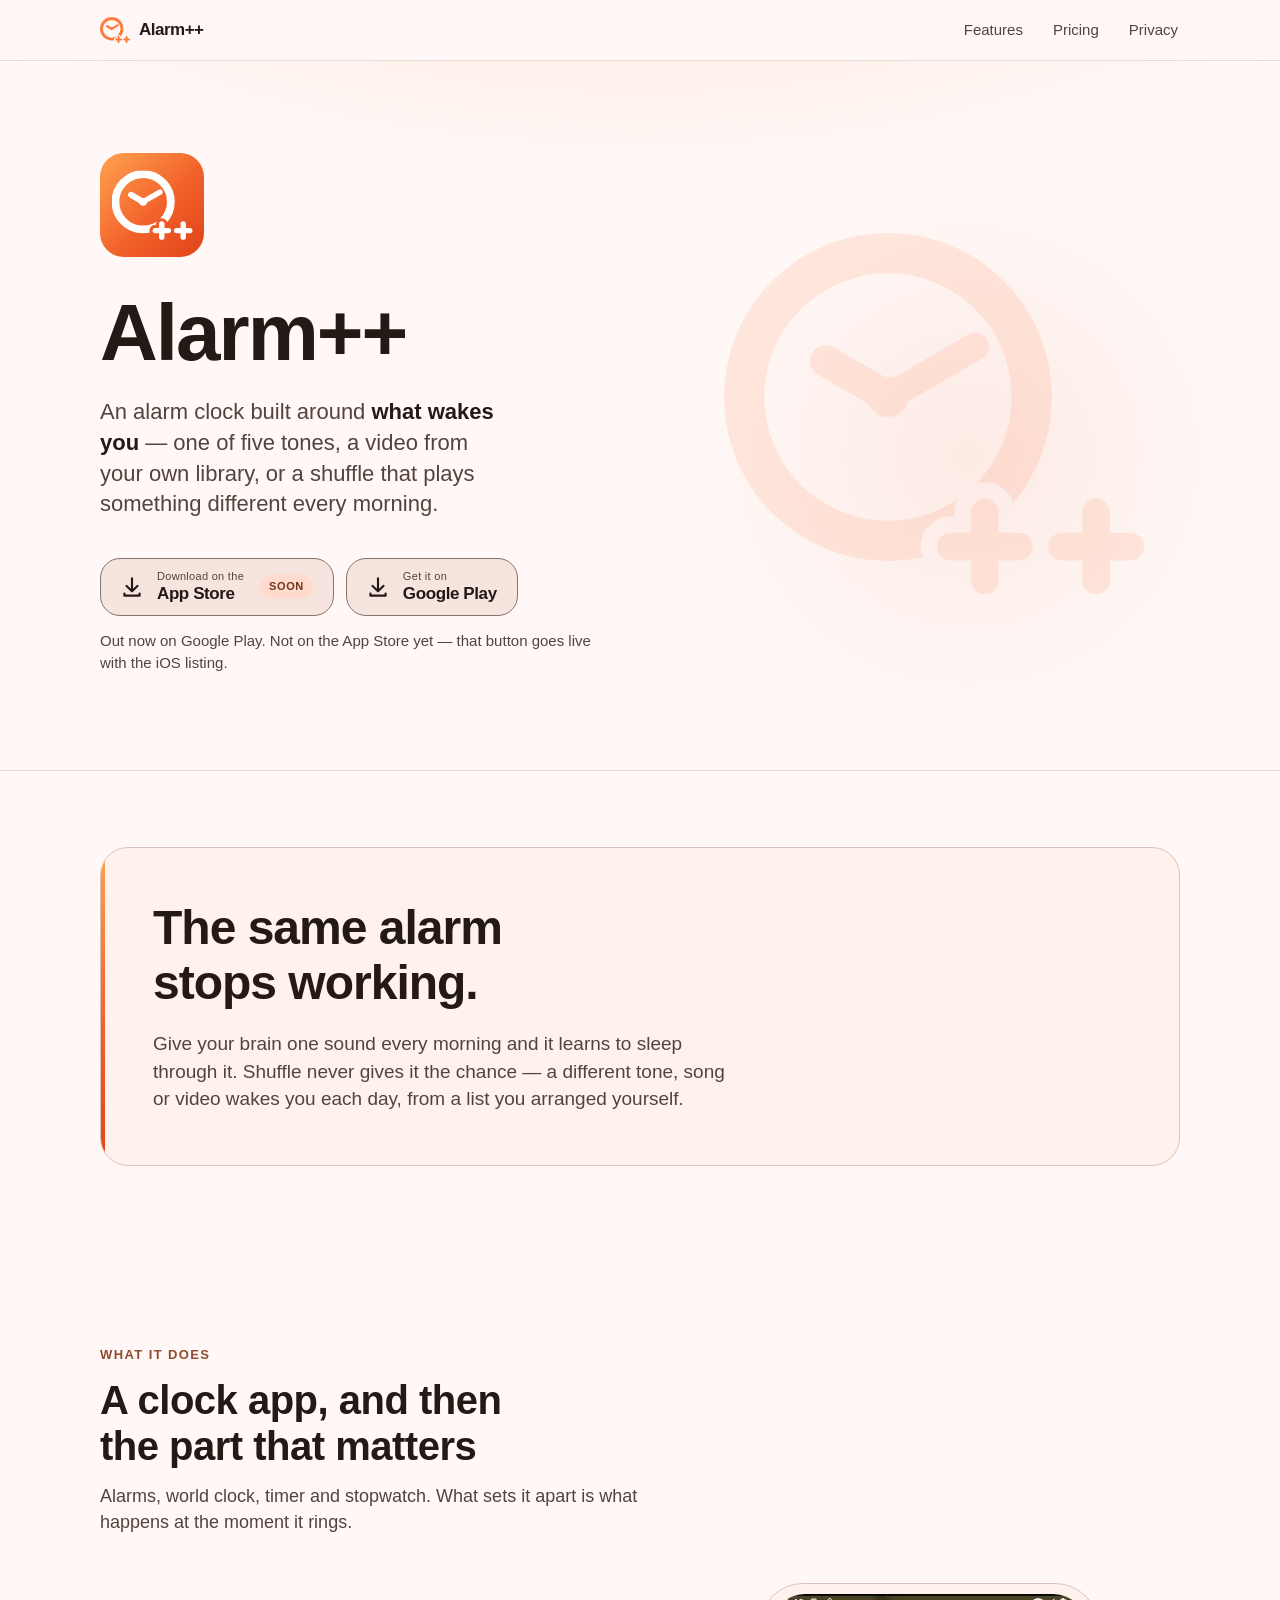
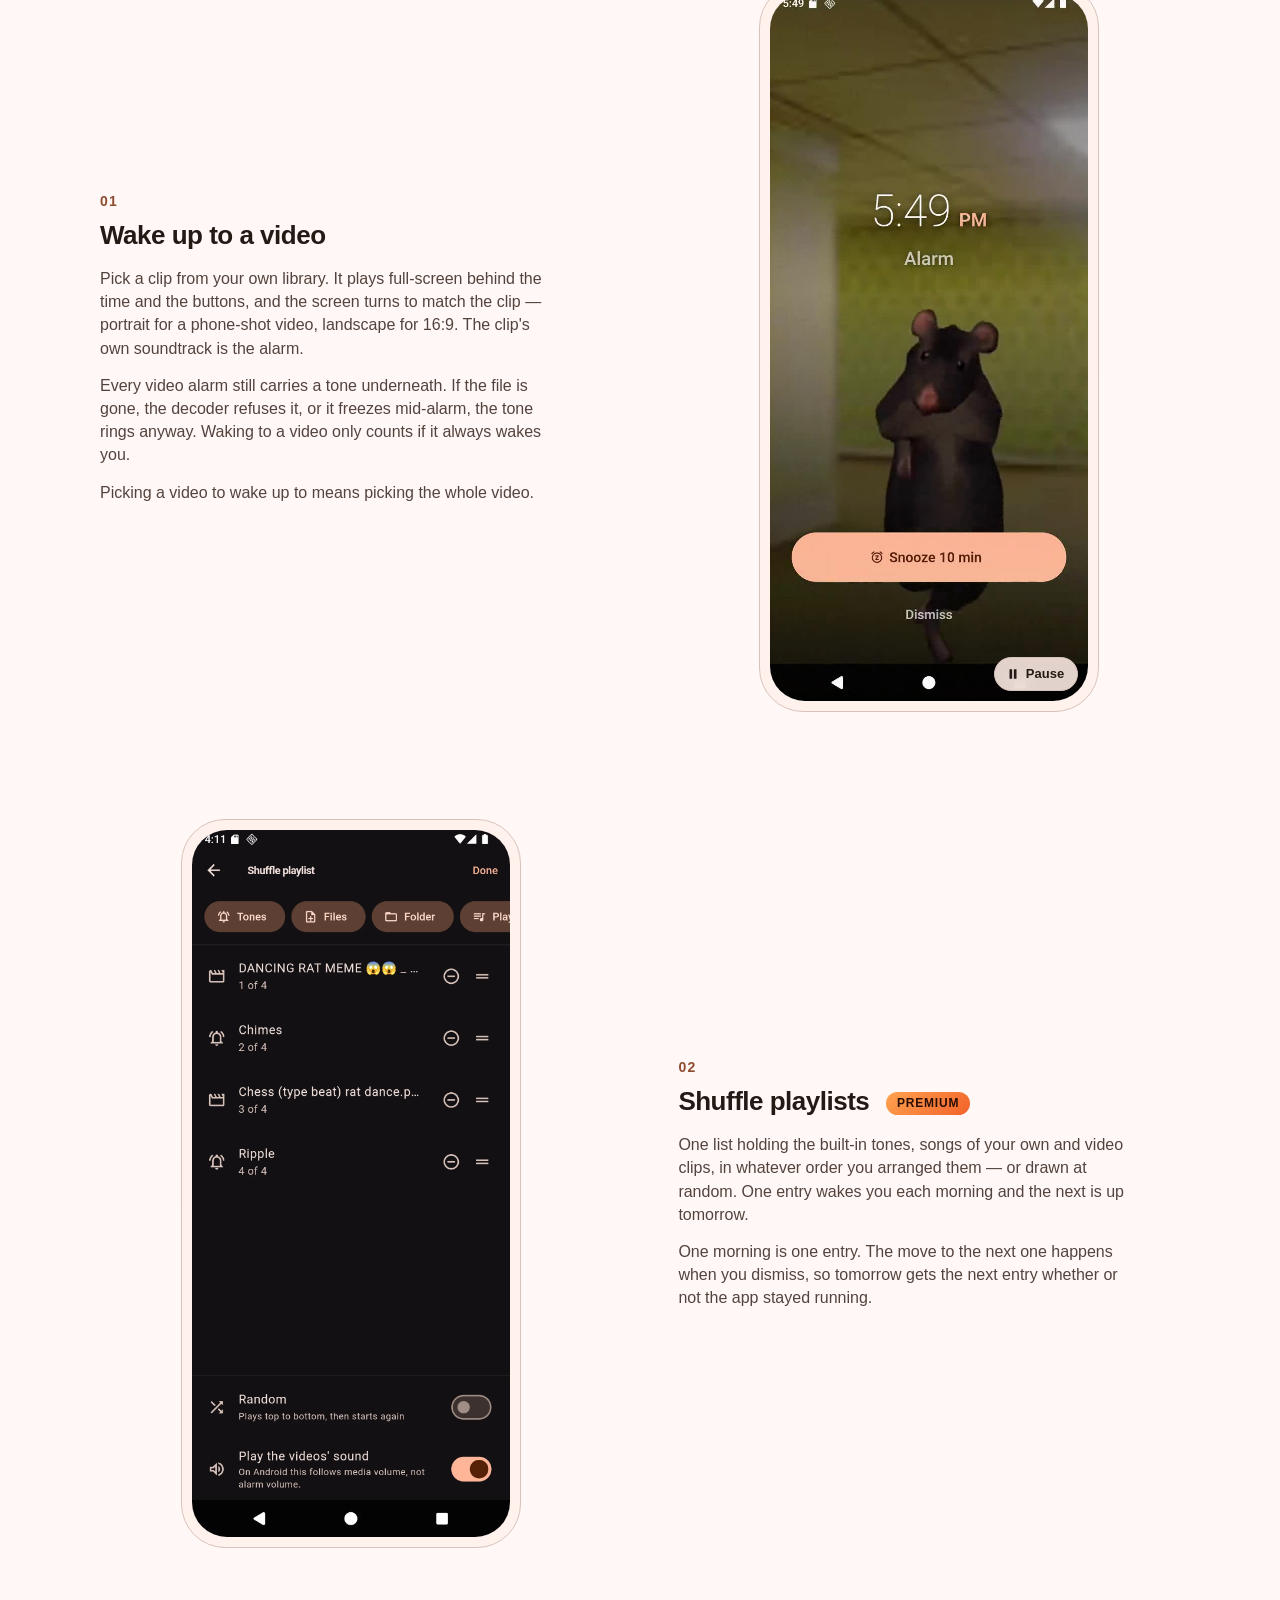
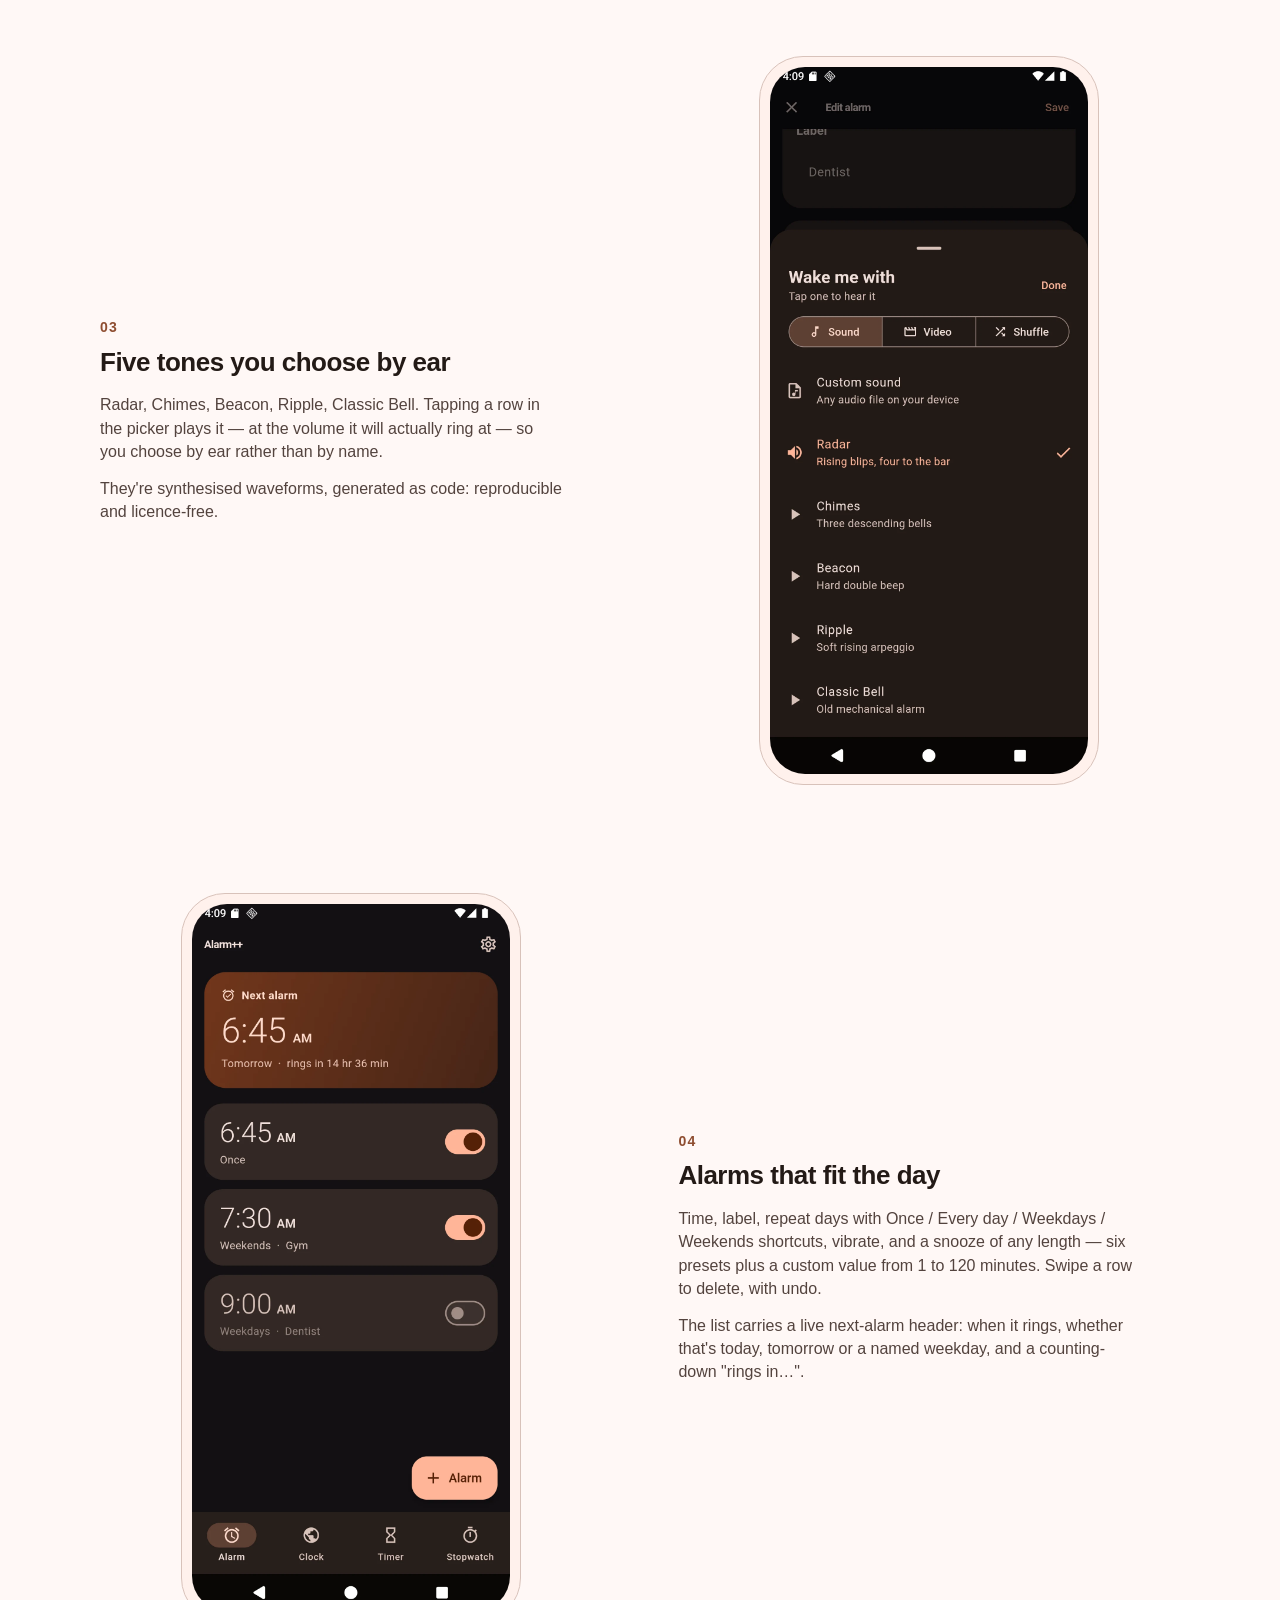
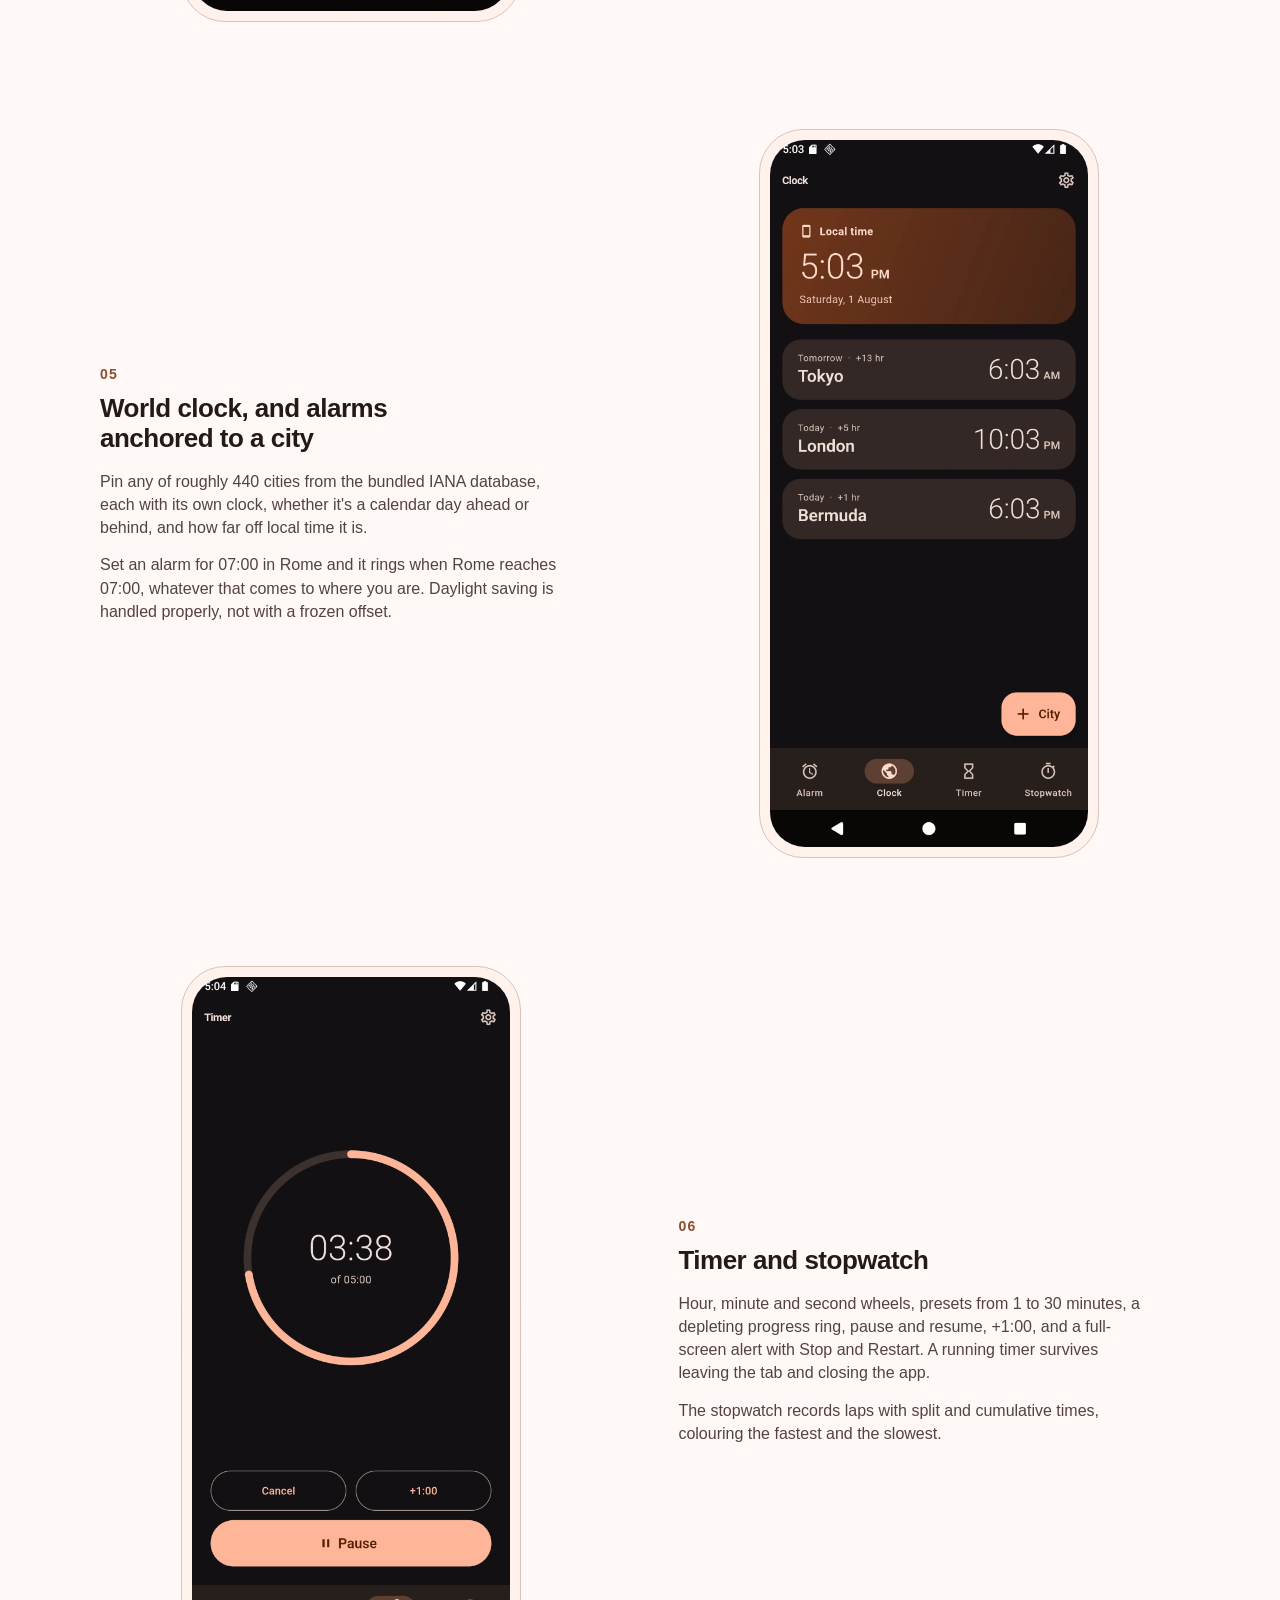
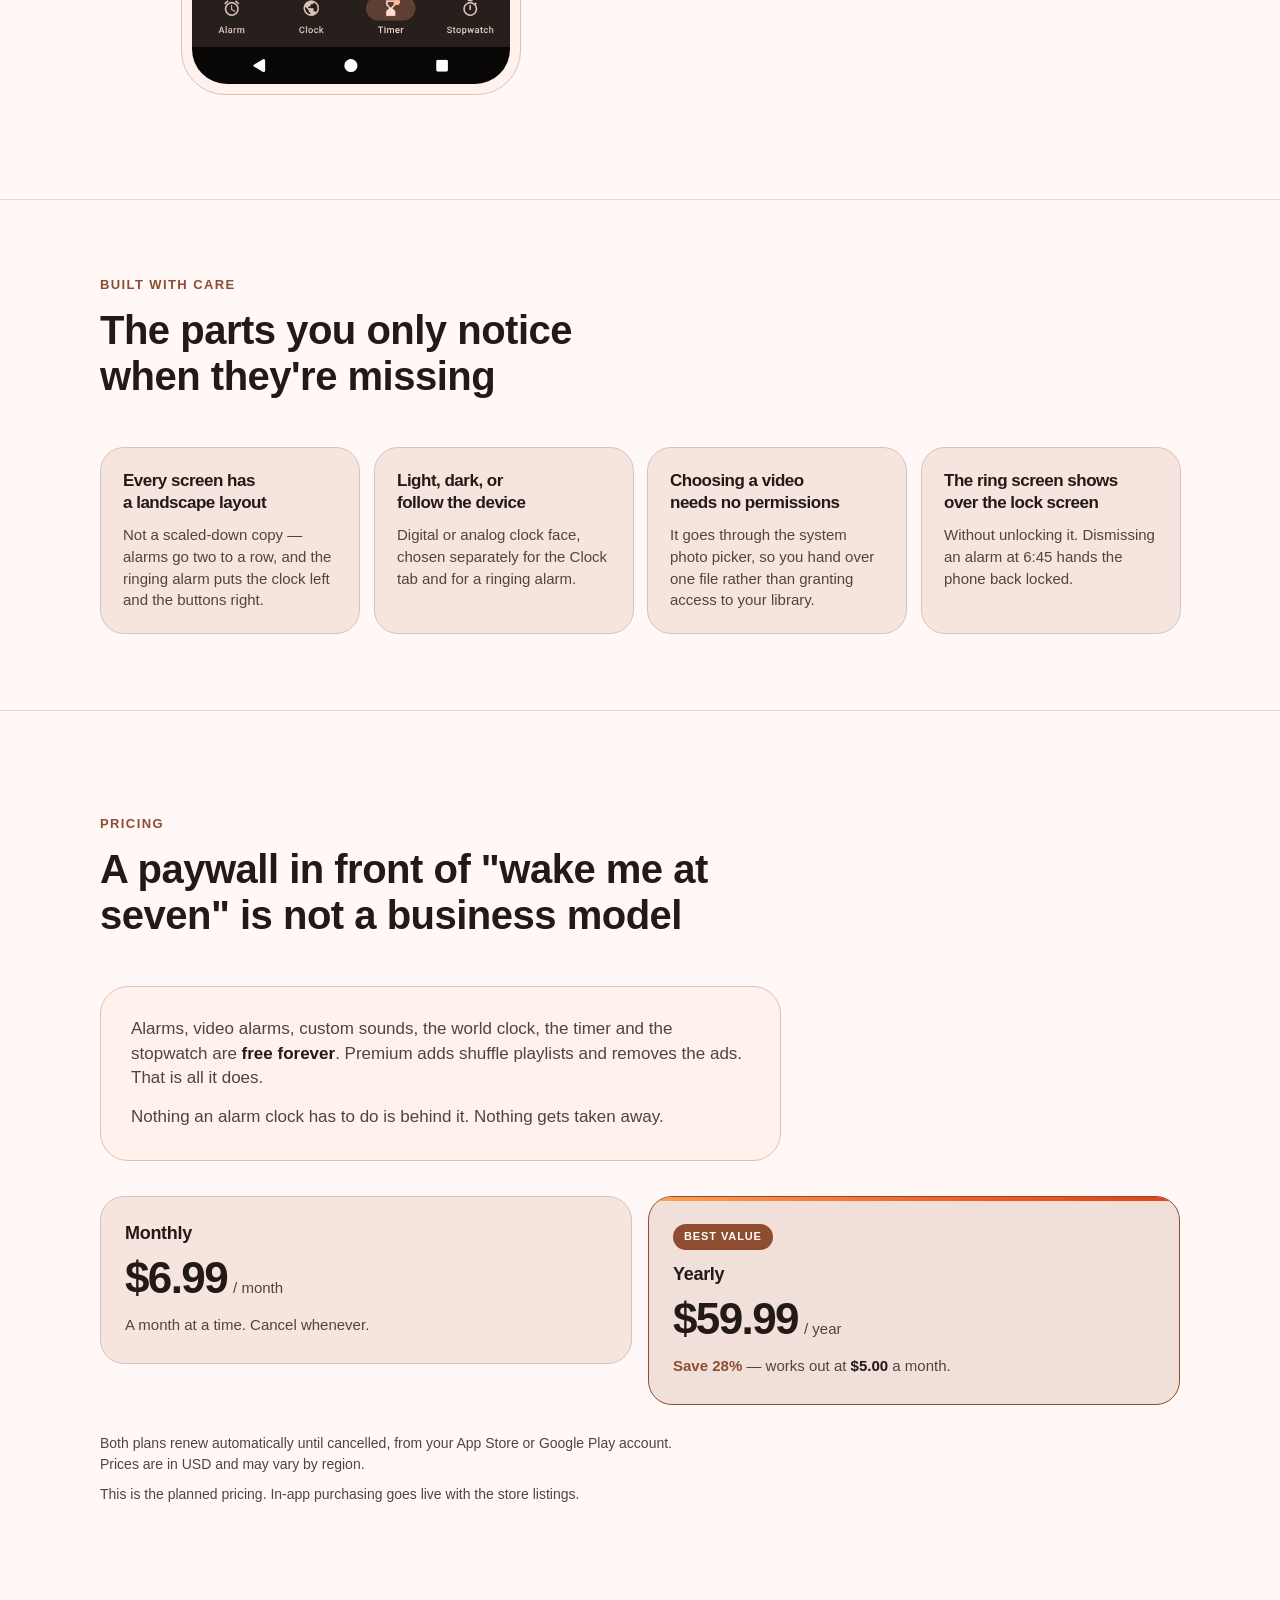
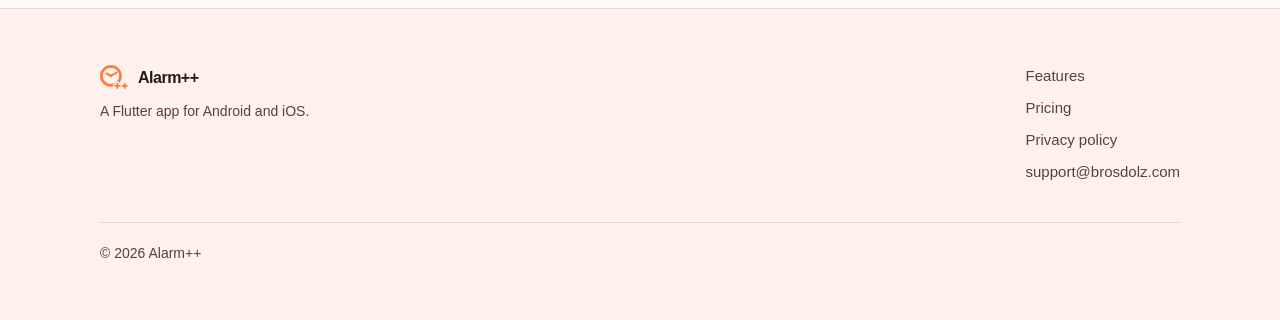
<file: index.html>
<!DOCTYPE html>
<html lang="en">
<head>
<meta charset="utf-8">
<script>if ('requestAnimationFrame' in window) document.documentElement.classList.add('js');</script>
<meta name="viewport" content="width=device-width, initial-scale=1">
<title>Alarm++ — the alarm clock built around what wakes you</title>
<meta name="description" content="An alarm clock for Android and iOS. Wake up to one of five tones, to a video from your own library, or to a shuffle playlist that plays something different every morning. World clock, timer and stopwatch included.">

<meta name="theme-color" content="#121013" media="(prefers-color-scheme: dark)">
<meta name="theme-color" content="#FFF8F6" media="(prefers-color-scheme: light)">

<!-- Replace this origin if the site moves to a custom domain. -->
<link rel="canonical" href="https://bros-dolz.github.io/alarm_plus_plus-website/">
<meta property="og:type" content="website">
<meta property="og:site_name" content="Alarm++">
<meta property="og:title" content="Alarm++ — the alarm clock built around what wakes you">
<meta property="og:description" content="Wake up to one of five tones, to a video from your own library, or to a shuffle playlist that plays something different every morning.">
<meta property="og:url" content="https://bros-dolz.github.io/alarm_plus_plus-website/">
<meta property="og:image" content="https://bros-dolz.github.io/alarm_plus_plus-website/assets/og-image.png">
<meta property="og:image:width" content="1200">
<meta property="og:image:height" content="630">
<meta property="og:image:alt" content="The Alarm++ app icon: a clock ring with hands at ten past ten and two plus signs.">
<meta name="twitter:card" content="summary_large_image">
<meta name="twitter:title" content="Alarm++ — the alarm clock built around what wakes you">
<meta name="twitter:description" content="Wake up to one of five tones, to a video from your own library, or to a shuffle playlist that plays something different every morning.">
<meta name="twitter:image" content="https://bros-dolz.github.io/alarm_plus_plus-website/assets/og-image.png">

<link rel="icon" href="favicon.ico" sizes="32x32">
<link rel="icon" href="assets/icon.svg" type="image/svg+xml">
<link rel="apple-touch-icon" href="assets/apple-touch-icon.png">
<link rel="manifest" href="site.webmanifest">
<link rel="stylesheet" href="styles.css">
</head>
<body>

<a class="skip-link" href="#main">Skip to content</a>

<!-- The app mark, recreated from assets/app_icon.png: a clock ring with hands
     at 10:10 and two plus signs, the ring notched back around them. -->
<svg class="sprite" aria-hidden="true" focusable="false" xmlns="http://www.w3.org/2000/svg">
  <symbol id="logo" viewBox="88 88 876 754">
    <mask id="logo-notch" maskUnits="userSpaceOnUse" x="88" y="88" width="876" height="754">
      <rect x="88" y="88" width="876" height="754" fill="#fff"/>
      <path d="M561 742h142M632 671v142M793 742h142M864 671v142" stroke="#000" stroke-width="126" stroke-linecap="round" fill="none"/>
    </mask>
    <g fill="none" stroke="currentColor" stroke-linecap="round">
      <circle cx="430" cy="430" r="300" stroke-width="84" mask="url(#logo-notch)"/>
      <path d="M430 430 300.1 355" stroke-width="66"/>
      <path d="M430 430 611.87 325" stroke-width="58"/>
    </g>
    <circle cx="430" cy="430" r="42" fill="currentColor"/>
    <path d="M561 742h142M632 671v142M793 742h142M864 671v142" stroke="currentColor" stroke-width="58" stroke-linecap="round" fill="none"/>
  </symbol>
</svg>

<header class="nav">
  <div class="wrap nav__inner">
    <a class="brand" href="index.html" aria-label="Alarm++ home">
      <svg class="brand__mark" aria-hidden="true" focusable="false"><use href="#logo"/></svg>
      <span class="brand__wordmark">Alarm++</span>
    </a>
    <nav aria-label="Primary">
      <ul class="nav__links">
        <li><a href="#features">Features</a></li>
        <li><a href="#pricing">Pricing</a></li>
        <li><a href="privacy.html">Privacy</a></li>
      </ul>
    </nav>
  </div>
</header>

<main id="main">

  <!-- ===================== Hero ===================== -->
  <section class="hero">
    <div class="wrap hero__inner">
      <div>
      <img class="hero__icon" src="assets/icon.svg" width="104" height="104" alt="" aria-hidden="true">
      <h1>Alarm++</h1>
      <p class="hero__line">An alarm clock built around <b>what wakes you</b> — one of five tones, a video from your own library, or a shuffle that plays something different every morning.</p>

      <div class="stores">
        <!-- Google Play is live and is a real <a href>. The App Store button stays
             a <button aria-disabled> placeholder on purpose: there is nowhere to
             point yet, and an href="#" would jump the page to the top and reset the
             tab position. Swap it for an <a href="…"> carrying the official badge
             once the iOS listing exists. -->
        <button type="button" class="store" aria-disabled="true" aria-describedby="stores-note">
          <svg class="store__glyph" viewBox="0 0 24 24" aria-hidden="true" focusable="false"><path d="M12 3a1 1 0 0 1 1 1v9.59l3.3-3.3a1 1 0 1 1 1.4 1.42l-5 5a1 1 0 0 1-1.4 0l-5-5a1 1 0 1 1 1.4-1.42l3.3 3.3V4a1 1 0 0 1 1-1Zm-7 14a1 1 0 0 1 1 1v1h12v-1a1 1 0 1 1 2 0v2a1 1 0 0 1-1 1H5a1 1 0 0 1-1-1v-2a1 1 0 0 1 1-1Z"/></svg>
          <span class="store__text">
            <span class="store__kicker">Download on the</span>
            <span class="store__name">App Store</span>
          </span>
          <span class="store__soon">Soon</span>
        </button>
        <a class="store" href="https://play.google.com/store/apps/details?id=com.alarmplusplus.app" rel="noopener">
          <svg class="store__glyph" viewBox="0 0 24 24" aria-hidden="true" focusable="false"><path d="M12 3a1 1 0 0 1 1 1v9.59l3.3-3.3a1 1 0 1 1 1.4 1.42l-5 5a1 1 0 0 1-1.4 0l-5-5a1 1 0 1 1 1.4-1.42l3.3 3.3V4a1 1 0 0 1 1-1Zm-7 14a1 1 0 0 1 1 1v1h12v-1a1 1 0 1 1 2 0v2a1 1 0 0 1-1 1H5a1 1 0 0 1-1-1v-2a1 1 0 0 1 1-1Z"/></svg>
          <span class="store__text">
            <span class="store__kicker">Get it on</span>
            <span class="store__name">Google Play</span>
          </span>
        </a>
      </div>
      <p class="stores__note" id="stores-note">Out now on Google Play. Not on the App Store yet — that button goes live with the iOS listing.</p>
      </div>
      <!-- viewBox starts at 0,0, not at the symbol's 88,88. <use> already maps the
           symbol's own viewBox into a box at the origin, so repeating the offset
           here would shift the window off the artwork and clip its top-left. -->
      <svg class="hero__watermark" viewBox="0 0 876 754" aria-hidden="true" focusable="false"><use href="#logo"/></svg>
    </div>
  </section>

  <!-- ===================== The insight ===================== -->
  <section class="section section--tight insight" aria-labelledby="insight-h">
    <div class="wrap">
      <div class="insight__panel reveal">
        <blockquote>
          <h2 id="insight-h">The same alarm stops working.</h2>
          <p>Give your brain one sound every morning and it learns to sleep through it. Shuffle never gives it the chance — a different tone, song or video wakes you each day, from a list you arranged yourself.</p>
        </blockquote>
      </div>
    </div>
  </section>

  <!-- ===================== Features ===================== -->
  <section class="section" id="features" aria-labelledby="features-h">
    <div class="wrap">
      <div class="section__head">
        <span class="eyebrow">What it does</span>
        <h2 id="features-h">A clock app, and then the part that matters</h2>
        <p class="lede">Alarms, world clock, timer and stopwatch. What sets it apart is what happens at the moment it rings.</p>
      </div>

      <div class="features">

        <!-- 1 ------------------------------------------------------------ -->
        <article class="feature reveal">
          <div class="feature__text">
            <span class="feature__num">01</span>
            <h3>Wake up to a video</h3>
            <p class="feature__body">Pick a clip from your own library. It plays full-screen behind the time and the buttons, and the screen turns to match the clip — portrait for a phone-shot video, landscape for 16:9. The clip's own soundtrack is the alarm.</p>
            <p class="feature__body">Every video alarm still carries a tone underneath. If the file is gone, the decoder refuses it, or it freezes mid-alarm, the tone rings anyway. Waking to a video only counts if it always wakes you.</p>
            <p class="feature__body">Picking a video to wake up to means picking the whole video.</p>
          </div>
          <div class="feature__visual">
            <!-- A real recording of a video alarm ringing. Silent by design: the clip
                 carries no audio track at all, so nothing can autoplay past a muted
                 switch.

                 The description sits on the wrapper as role="img", not on the <video>:
                 ARIA in HTML allows no role on a video element, and aria-label on a
                 non-interactive one is misuse. This way the slot reads to assistive
                 tech exactly like the five stills beside it, while the pause button
                 stays outside the img role and so stays exposed.

                 autoplay is on the element rather than driven by script, so the clip
                 loops from page load even with scripting off. html-validate's
                 no-autoplay rule is disabled for this one element below, not in the
                 config: that rule guards WCAG 1.4.2 and 2.2.2, and both are met here
                 — there is no audio to control, and the button underneath stops the
                 loop. The script at the foot of the page adds that button and keeps
                 asking the clip to play until it does. -->
            <figure class="shot shot--video">
              <div class="shot__media" role="img"
                   aria-label="A video alarm ringing in Alarm++: a clip plays full-screen while 5:49 PM, the label Alarm, a Snooze 10 min button and Dismiss sit on top of it.">
                <!-- [html-validate-disable-next no-autoplay -- silent clip, no audio track, with a pause control] -->
                <video class="shot__video" id="video-alarm"
                       width="1080" height="2400"
                       poster="assets/screenshots/video-alarm-poster.jpg"
                       autoplay muted loop playsinline preload="auto" aria-hidden="true">
                  <source src="assets/screenshots/video-alarm.mp4" type="video/mp4">
                </video>
              </div>
              <button type="button" class="shot__toggle" data-video="video-alarm" hidden>
                <svg class="shot__toggle-icon" viewBox="0 0 24 24" aria-hidden="true" focusable="false"><path d="M6 4h4.5v16H6zM13.5 4H18v16h-4.5z"/></svg>
                <span class="shot__toggle-text">Pause</span>
              </button>
            </figure>
          </div>
        </article>

        <!-- 2 ------------------------------------------------------------ -->
        <article class="feature reveal">
          <div class="feature__text">
            <span class="feature__num">02</span>
            <h3>Shuffle playlists <span class="badge-premium">Premium</span></h3>
            <p class="feature__body">One list holding the built-in tones, songs of your own and video clips, in whatever order you arranged them — or drawn at random. One entry wakes you each morning and the next is up tomorrow.</p>
            <p class="feature__body">One morning is one entry. The move to the next one happens when you dismiss, so tomorrow gets the next entry whether or not the app stayed running.</p>
          </div>
          <div class="feature__visual">
            <figure class="shot">
              <picture>
                <source srcset="assets/screenshots/shuffle.webp" type="image/webp">
                <img src="assets/screenshots/shuffle.png" width="1080" height="2400"
                     loading="lazy" decoding="async"
                     alt="The shuffle playlist editor: source chips for Tones, Files, Folder and Playlist, then four entries numbered 1 to 4 — two videos and two tones — each with a drag handle, plus toggles for Random and for playing the videos' own sound.">
              </picture>
            </figure>
          </div>
        </article>

        <!-- 3 ------------------------------------------------------------ -->
        <article class="feature reveal">
          <div class="feature__text">
            <span class="feature__num">03</span>
            <h3>Five tones you choose by ear</h3>
            <p class="feature__body">Radar, Chimes, Beacon, Ripple, Classic Bell. Tapping a row in the picker plays it — at the volume it will actually ring at — so you choose by ear rather than by name.</p>
            <p class="feature__body">They're synthesised waveforms, generated as code: reproducible and licence-free.</p>
          </div>
          <div class="feature__visual">
            <figure class="shot">
              <picture>
                <source srcset="assets/screenshots/wake-me-with.webp" type="image/webp">
                <img src="assets/screenshots/wake-me-with.png" width="1080" height="2400"
                     loading="lazy" decoding="async"
                     alt="The “Wake me with” sheet: Sound, Video and Shuffle tabs, then Custom sound and the five built-in tones — Radar, Chimes, Beacon, Ripple and Classic Bell — each with a short description and a play control, Radar selected.">
              </picture>
            </figure>
          </div>
        </article>

        <!-- 4 ------------------------------------------------------------ -->
        <article class="feature reveal">
          <div class="feature__text">
            <span class="feature__num">04</span>
            <h3>Alarms that fit the day</h3>
            <p class="feature__body">Time, label, repeat days with Once / Every day / Weekdays / Weekends shortcuts, vibrate, and a snooze of any length — six presets plus a custom value from 1 to 120 minutes. Swipe a row to delete, with undo.</p>
            <p class="feature__body">The list carries a live next-alarm header: when it rings, whether that's today, tomorrow or a named weekday, and a counting-down "rings in&hellip;".</p>
          </div>
          <div class="feature__visual">
            <figure class="shot">
              <picture>
                <source srcset="assets/screenshots/alarms.webp" type="image/webp">
                <img src="assets/screenshots/alarms.png" width="1080" height="2400"
                     loading="lazy" decoding="async"
                     alt="The Alarms list: a Next alarm card reading 6:45 AM, tomorrow, rings in 14 hr 36 min, above three alarm rows — 6:45 AM Once, 7:30 AM Weekends Gym, and a switched-off 9:00 AM Weekdays Dentist.">
              </picture>
            </figure>
          </div>
        </article>

        <!-- 5 ------------------------------------------------------------ -->
        <article class="feature reveal">
          <div class="feature__text">
            <span class="feature__num">05</span>
            <h3>World clock, and alarms anchored to a city</h3>
            <p class="feature__body">Pin any of roughly 440 cities from the bundled IANA database, each with its own clock, whether it's a calendar day ahead or behind, and how far off local time it is.</p>
            <p class="feature__body">Set an alarm for <span class="tnum">07:00</span> in Rome and it rings when Rome reaches <span class="tnum">07:00</span>, whatever that comes to where you are. Daylight saving is handled properly, not with a frozen offset.</p>
          </div>
          <div class="feature__visual">
            <figure class="shot">
              <picture>
                <source srcset="assets/screenshots/world-clock.webp" type="image/webp">
                <img src="assets/screenshots/world-clock.png" width="1080" height="2400"
                     loading="lazy" decoding="async"
                     alt="The Clock tab: a local time card reading 5:03 PM on Saturday 1 August, then pinned cities — Tokyo at 6:03 AM tomorrow, London at 10:03 PM today and Bermuda at 6:03 PM today, each with its offset.">
              </picture>
            </figure>
          </div>
        </article>

        <!-- 6 ------------------------------------------------------------ -->
        <article class="feature reveal">
          <div class="feature__text">
            <span class="feature__num">06</span>
            <h3>Timer and stopwatch</h3>
            <p class="feature__body">Hour, minute and second wheels, presets from 1 to 30 minutes, a depleting progress ring, pause and resume, <span class="tnum">+1:00</span>, and a full-screen alert with Stop and Restart. A running timer survives leaving the tab and closing the app.</p>
            <p class="feature__body">The stopwatch records laps with split and cumulative times, colouring the fastest and the slowest.</p>
          </div>
          <div class="feature__visual">
            <figure class="shot">
              <picture>
                <source srcset="assets/screenshots/timer.webp" type="image/webp">
                <img src="assets/screenshots/timer.png" width="1080" height="2400"
                     loading="lazy" decoding="async"
                     alt="The Timer: a depleting ring around 03:38 remaining of 05:00, with Cancel, +1:00 and Pause controls.">
              </picture>
            </figure>
          </div>
        </article>

      </div>
    </div>
  </section>

  <!-- ===================== Built with care ===================== -->
  <section class="section section--tight care" aria-labelledby="care-h">
    <div class="wrap">
      <div class="section__head">
        <span class="eyebrow">Built with care</span>
        <h2 id="care-h">The parts you only notice when they're missing</h2>
      </div>
      <div class="care__grid">
        <div class="care__item reveal">
          <h3>Every screen has a landscape layout</h3>
          <p>Not a scaled-down copy — alarms go two to a row, and the ringing alarm puts the clock left and the buttons right.</p>
        </div>
        <div class="care__item reveal">
          <h3>Light, dark, or follow the device</h3>
          <p>Digital or analog clock face, chosen separately for the Clock tab and for a ringing alarm.</p>
        </div>
        <div class="care__item reveal">
          <h3>Choosing a video needs no permissions</h3>
          <p>It goes through the system photo picker, so you hand over one file rather than granting access to your library.</p>
        </div>
        <div class="care__item reveal">
          <h3>The ring screen shows over the lock screen</h3>
          <p>Without unlocking it. Dismissing an alarm at <span class="tnum">6:45</span> hands the phone back locked.</p>
        </div>
      </div>
    </div>
  </section>

  <!-- ===================== Pricing ===================== -->
  <section class="section pricing" id="pricing" aria-labelledby="pricing-h">
    <div class="wrap">
      <div class="section__head">
        <span class="eyebrow">Pricing</span>
        <h2 id="pricing-h">A paywall in front of "wake me at seven" is not a business model</h2>
      </div>

      <div class="free-note reveal">
        <p>Alarms, video alarms, custom sounds, the world clock, the timer and the stopwatch are <b>free forever</b>. Premium adds shuffle playlists and removes the ads. That is all it does.</p>
        <p class="free-note__tail">Nothing an alarm clock has to do is behind it. Nothing gets taken away.</p>
      </div>

      <div class="plans">
        <div class="plan reveal">
          <h3>Monthly</h3>
          <p class="plan__price"><span class="plan__amount tnum">$6.99</span> <span class="plan__per">/ month</span></p>
          <p class="plan__line">A month at a time. Cancel whenever.</p>
        </div>

        <div class="plan plan--best reveal">
          <p class="plan__badge">Best value</p>
          <h3>Yearly</h3>
          <p class="plan__price"><span class="plan__amount tnum">$59.99</span> <span class="plan__per">/ year</span></p>
          <p class="plan__line"><span class="plan__save">Save 28%</span> — works out at <b>$5.00</b> a month.</p>
        </div>
      </div>

      <p class="fineprint">Both plans renew automatically until cancelled, from your App Store or Google Play account. Prices are in USD and may vary by region.</p>
      <p class="fineprint">This is the planned pricing. In-app purchasing goes live with the store listings.</p>
    </div>
  </section>

</main>

<footer class="footer">
  <div class="wrap">
    <div class="footer__inner">
      <div>
        <p class="footer__brand">
          <svg class="footer__mark" aria-hidden="true" focusable="false"><use href="#logo"/></svg>
          Alarm++
        </p>
        <p class="footer__note">A Flutter app for Android and iOS.</p>
      </div>
      <ul class="footer__links">
        <li><a href="#features">Features</a></li>
        <li><a href="#pricing">Pricing</a></li>
        <li><a href="privacy.html">Privacy policy</a></li>
        <li><a href="mailto:support@brosdolz.com">support@brosdolz.com</a></li>
      </ul>
    </div>
    <p class="footer__legal">&copy; 2026 Alarm++</p>
  </div>
</footer>

<script>
/* Reveal on scroll. Deliberately a position sweep rather than an
   IntersectionObserver: anything whose top has passed the fold is shown, so an
   instant jump to an anchor can never strand a section at opacity 0. */
(function () {
  if (!document.documentElement.classList.contains('js')) return;
  var pending = [].slice.call(document.querySelectorAll('.reveal'));
  if (!pending.length) return;
  var queued = false;

  function sweep() {
    queued = false;
    var edge = window.innerHeight * 0.94;
    for (var i = pending.length - 1; i >= 0; i--) {
      if (pending[i].getBoundingClientRect().top < edge) {
        pending[i].classList.add('is-in');
        pending.splice(i, 1);
      }
    }
    if (!pending.length) {
      window.removeEventListener('scroll', request);
      window.removeEventListener('resize', request);
    }
  }
  function request() {
    if (!queued) { queued = true; requestAnimationFrame(sweep); }
  }

  window.addEventListener('scroll', request, { passive: true });
  window.addEventListener('resize', request);
  window.addEventListener('load', request);
  sweep();
})();

/* The looping video-alarm clip autoplays from the markup. This adds the pause
   control that a loop running past five seconds owes the viewer, and retries
   play() so the clip is running from page load in every browser. */
(function () {
  var btn = document.querySelector('.shot__toggle');
  if (!btn) return;
  var video = document.getElementById(btn.getAttribute('data-video'));
  if (!video || typeof video.play !== 'function') return;
  if (!video.canPlayType || !video.canPlayType('video/mp4')) return;

  var label = btn.querySelector('.shot__toggle-text');
  var icon = btn.querySelector('.shot__toggle-icon path');
  /* Bars wide enough to still read as two at 13px, not one smudge. */
  var PAUSE = 'M6 4h4.5v16H6zM13.5 4H18v16h-4.5z';
  var PLAY = 'M7 4.5v15L19.5 12z';

  function paint() {
    var playing = !video.paused && !video.ended;
    label.textContent = playing ? 'Pause' : 'Play';
    icon.setAttribute('d', playing ? PAUSE : PLAY);
    btn.setAttribute('aria-label', (playing ? 'Pause' : 'Play') + ' the video alarm clip');
  }

  function start() {
    var p = video.play();
    /* Chrome rejects this promise if it declines to play. Swallow it: the
       'pause' handler has already left the button reading "Play". */
    if (p && typeof p.catch === 'function') { p.catch(function () {}); }
  }

  /* Set once the visitor pauses deliberately, so the retries below never
     restart a clip they asked to stop. */
  var userPaused = false;

  btn.addEventListener('click', function () {
    if (video.paused || video.ended) { userPaused = false; start(); }
    else { userPaused = true; video.pause(); }
  });
  /* Repaint from the media itself, so the button still tells the truth when the
     browser stops the clip on its own — battery saver, a background tab, or a
     refusal to autoplay at all. */
  video.addEventListener('play', paint);
  video.addEventListener('pause', paint);

  /* Start on load, unconditionally — including under prefers-reduced-motion,
     which used to hold the poster here. WCAG 2.2.2 is still met: the button
     below stops the loop for anyone who wants it stopped.

     Chrome honours the autoplay attribute only once the element is on screen;
     Firefox and Safari start straight away. Asking explicitly makes the clip
     already be running by the time the visitor scrolls down to it, in every
     browser. */
  start();

  /* A play() issued before the file has buffered can be dropped on the floor.
     Ask again as soon as there is something to show, and once more on full
     load, so a slow connection still ends up playing rather than parked on
     the poster. Both are no-ops once it is already running. */
  function startIfPaused() {
    if (!userPaused && (video.paused || video.ended)) { start(); }
  }
  video.addEventListener('canplay', startIfPaused);
  video.addEventListener('loadeddata', startIfPaused);
  window.addEventListener('load', startIfPaused);

  btn.hidden = false;
  paint();
})();
</script>

</body>
</html>
</file>
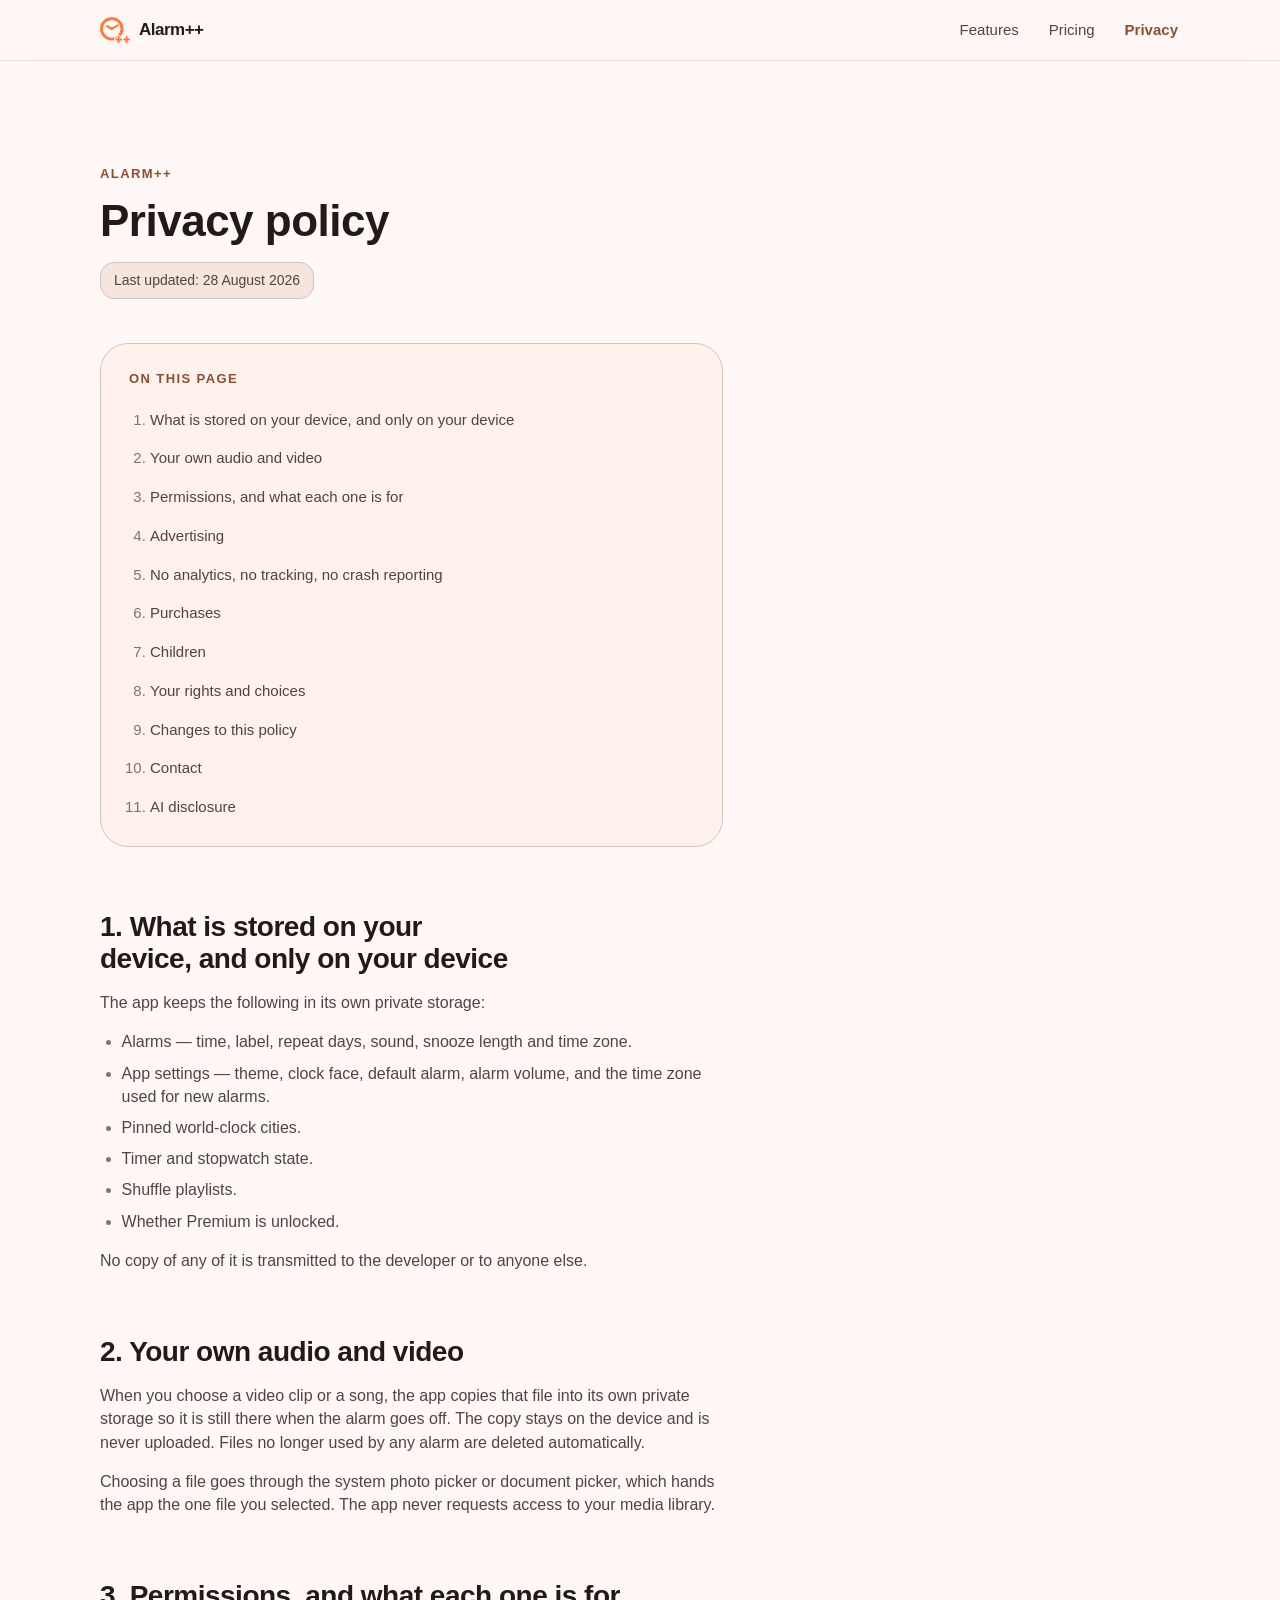
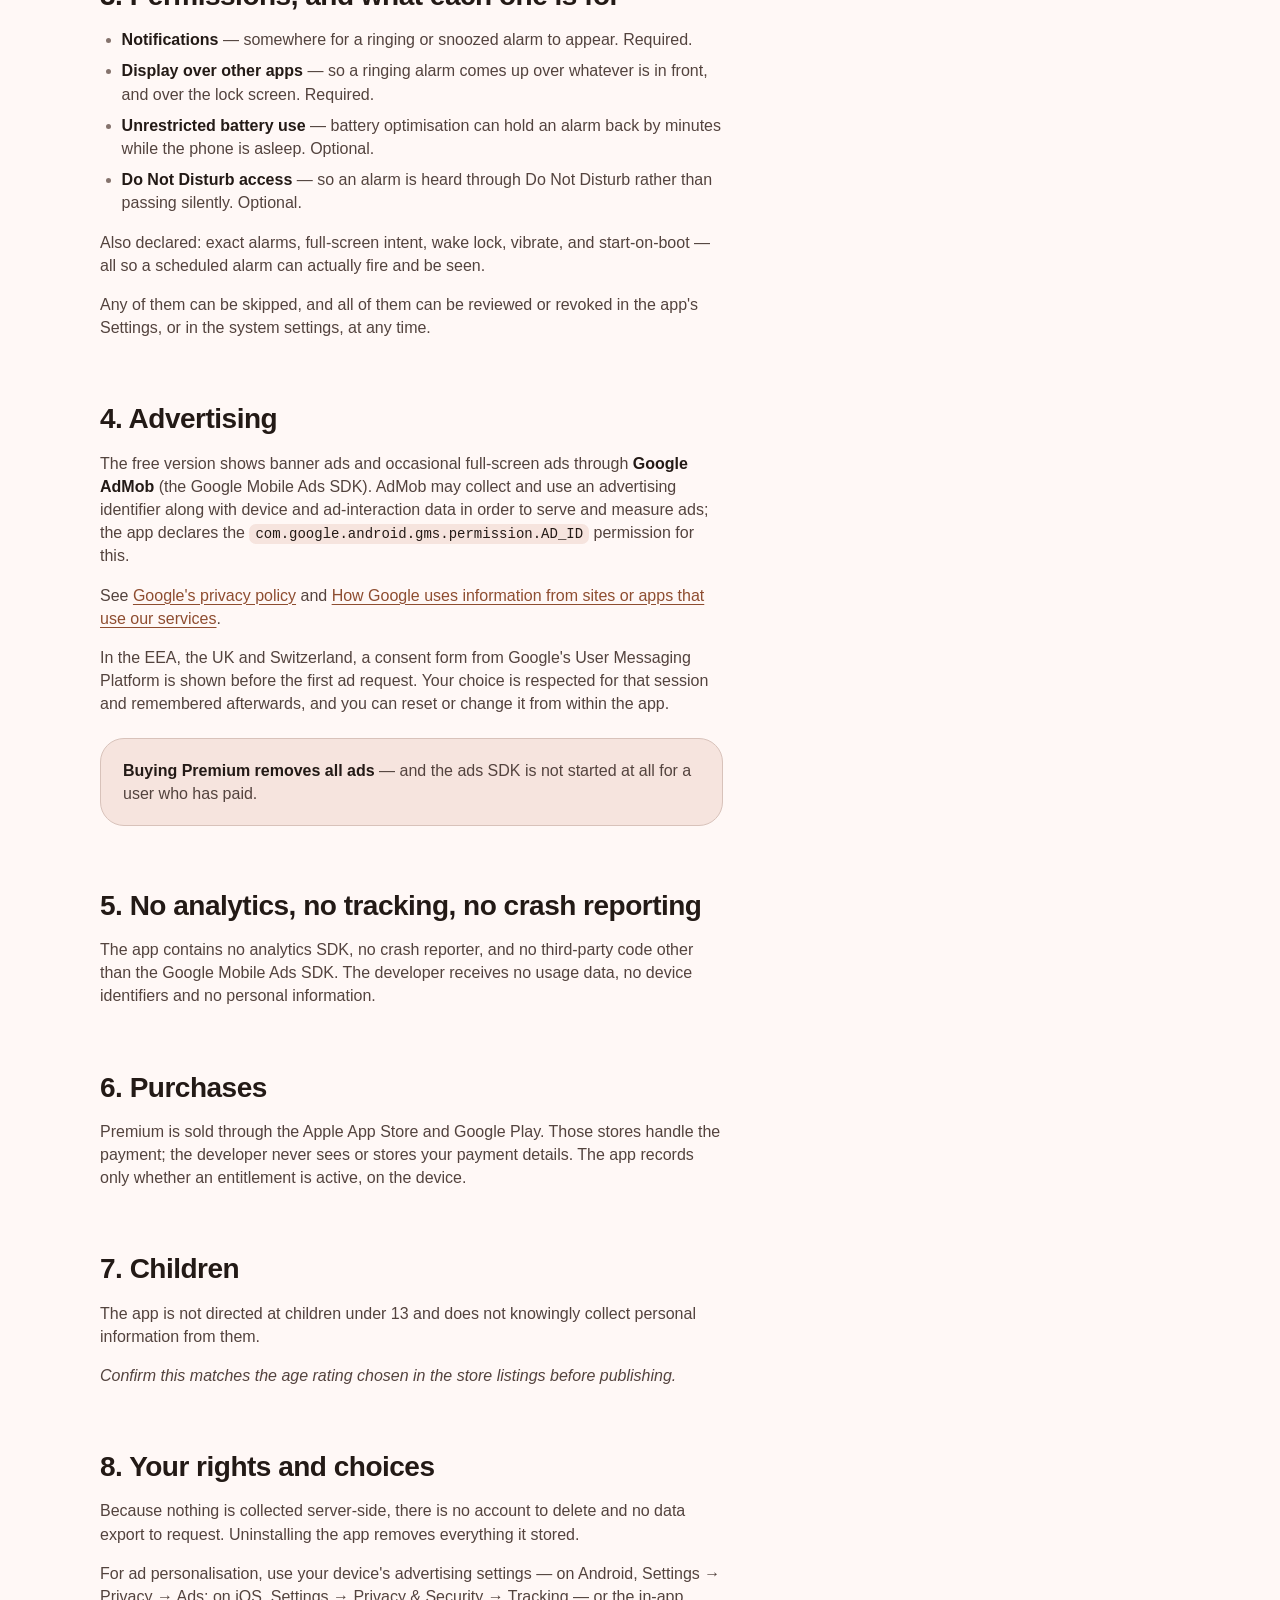
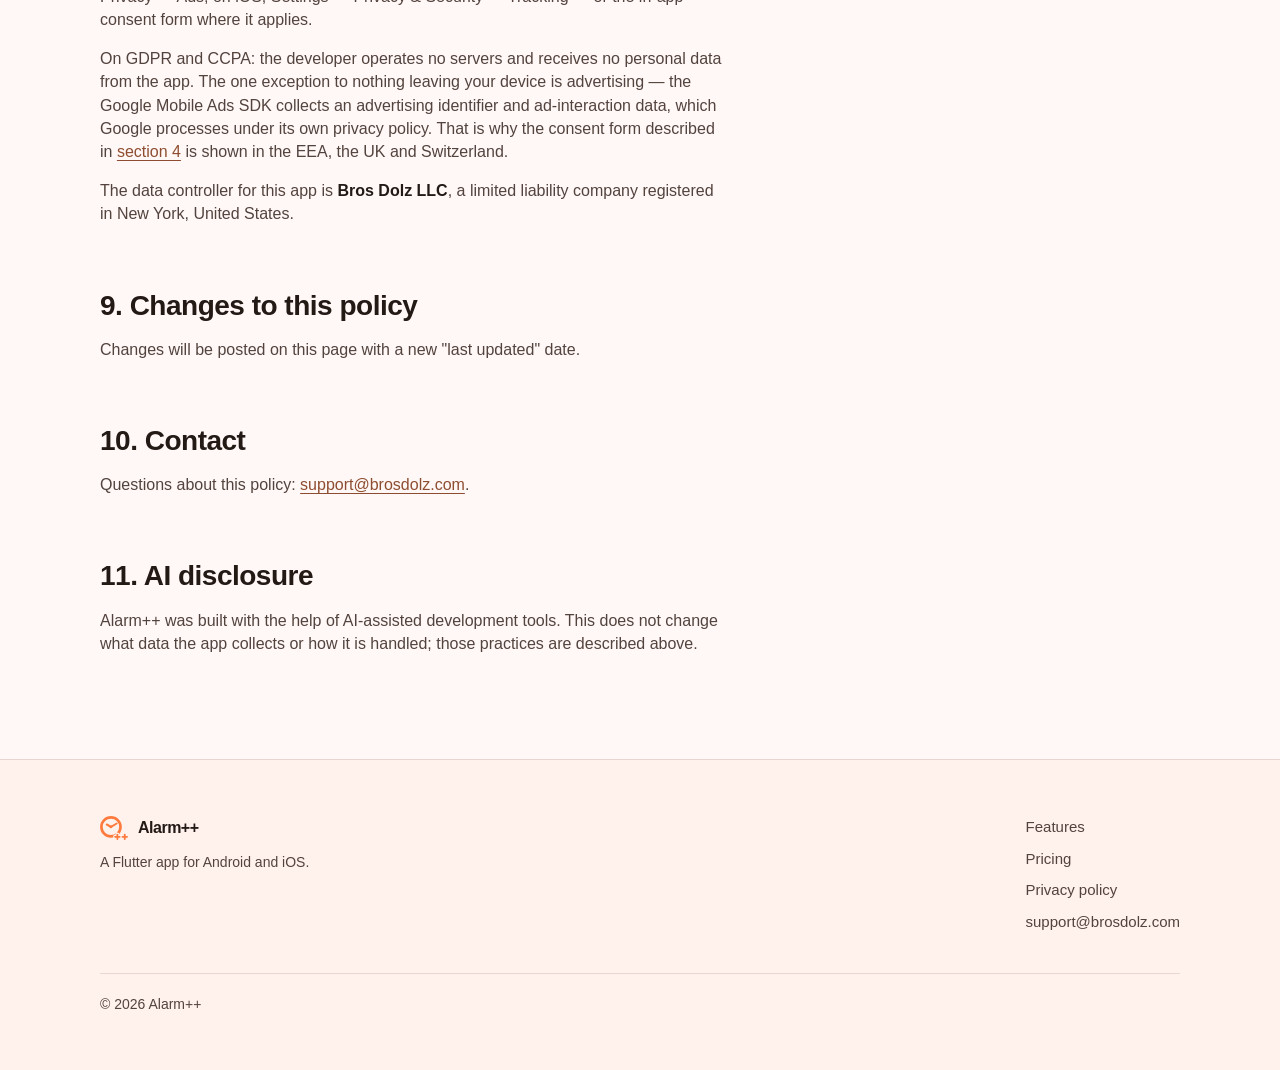
<file: privacy.html>
<!DOCTYPE html>
<html lang="en">
<head>
<meta charset="utf-8">
<meta name="viewport" content="width=device-width, initial-scale=1">
<title>Privacy policy — Alarm++</title>
<meta name="description" content="Alarm++ has no accounts and no sign-up. Alarms, settings, pinned cities and playlists stay on your device. The only third party is Google AdMob, which serves the ads in the free version.">

<meta name="theme-color" content="#121013" media="(prefers-color-scheme: dark)">
<meta name="theme-color" content="#FFF8F6" media="(prefers-color-scheme: light)">

<!-- Replace this origin if the site moves to a custom domain. -->
<link rel="canonical" href="https://bros-dolz.github.io/alarm_plus_plus-website/privacy.html">
<meta property="og:type" content="article">
<meta property="og:site_name" content="Alarm++">
<meta property="og:title" content="Privacy policy — Alarm++">
<meta property="og:description" content="No accounts, no sign-up, no analytics. Your alarms, settings, pinned cities and playlists stay on your device.">
<meta property="og:url" content="https://bros-dolz.github.io/alarm_plus_plus-website/privacy.html">
<meta property="og:image" content="https://bros-dolz.github.io/alarm_plus_plus-website/assets/og-image.png">
<meta property="og:image:width" content="1200">
<meta property="og:image:height" content="630">
<meta name="twitter:card" content="summary_large_image">
<meta name="twitter:image" content="https://bros-dolz.github.io/alarm_plus_plus-website/assets/og-image.png">

<link rel="icon" href="favicon.ico" sizes="32x32">
<link rel="icon" href="assets/icon.svg" type="image/svg+xml">
<link rel="apple-touch-icon" href="assets/apple-touch-icon.png">
<link rel="manifest" href="site.webmanifest">
<link rel="stylesheet" href="styles.css">
</head>
<body>

<a class="skip-link" href="#main">Skip to content</a>

<svg class="sprite" aria-hidden="true" focusable="false" xmlns="http://www.w3.org/2000/svg">
  <symbol id="logo" viewBox="88 88 876 754">
    <mask id="logo-notch" maskUnits="userSpaceOnUse" x="88" y="88" width="876" height="754">
      <rect x="88" y="88" width="876" height="754" fill="#fff"/>
      <path d="M561 742h142M632 671v142M793 742h142M864 671v142" stroke="#000" stroke-width="126" stroke-linecap="round" fill="none"/>
    </mask>
    <g fill="none" stroke="currentColor" stroke-linecap="round">
      <circle cx="430" cy="430" r="300" stroke-width="84" mask="url(#logo-notch)"/>
      <path d="M430 430 300.1 355" stroke-width="66"/>
      <path d="M430 430 611.87 325" stroke-width="58"/>
    </g>
    <circle cx="430" cy="430" r="42" fill="currentColor"/>
    <path d="M561 742h142M632 671v142M793 742h142M864 671v142" stroke="currentColor" stroke-width="58" stroke-linecap="round" fill="none"/>
  </symbol>
</svg>

<header class="nav">
  <div class="wrap nav__inner">
    <a class="brand" href="index.html" aria-label="Alarm++ home">
      <svg class="brand__mark" aria-hidden="true" focusable="false"><use href="#logo"/></svg>
      <span class="brand__wordmark">Alarm++</span>
    </a>
    <nav aria-label="Primary">
      <ul class="nav__links">
        <li><a href="index.html#features">Features</a></li>
        <li><a href="index.html#pricing">Pricing</a></li>
        <li><a href="privacy.html" aria-current="page">Privacy</a></li>
      </ul>
    </nav>
  </div>
</header>

<main id="main">
  <section class="section">
    <div class="wrap">
      <div class="prose">

        <span class="eyebrow">Alarm++</span>
        <h1>Privacy policy</h1>
        <p class="updated">Last updated: 28 August 2026</p>

        <nav class="toc" aria-labelledby="toc-h">
          <h2 id="toc-h">On this page</h2>
          <ol>
            <li><a href="#on-device">What is stored on your device, and only on your device</a></li>
            <li><a href="#media">Your own audio and video</a></li>
            <li><a href="#permissions">Permissions, and what each one is for</a></li>
            <li><a href="#ads">Advertising</a></li>
            <li><a href="#analytics">No analytics, no tracking, no crash reporting</a></li>
            <li><a href="#purchases">Purchases</a></li>
            <li><a href="#children">Children</a></li>
            <li><a href="#rights">Your rights and choices</a></li>
            <li><a href="#changes">Changes to this policy</a></li>
            <li><a href="#contact">Contact</a></li>
            <li><a href="#ai">AI disclosure</a></li>
          </ol>
        </nav>

        <h2 id="on-device">1. What is stored on your device, and only on your device</h2>
        <p>The app keeps the following in its own private storage:</p>
        <ul>
          <li>Alarms — time, label, repeat days, sound, snooze length and time zone.</li>
          <li>App settings — theme, clock face, default alarm, alarm volume, and the time zone used for new alarms.</li>
          <li>Pinned world-clock cities.</li>
          <li>Timer and stopwatch state.</li>
          <li>Shuffle playlists.</li>
          <li>Whether Premium is unlocked.</li>
        </ul>
        <p>No copy of any of it is transmitted to the developer or to anyone else.</p>

        <h2 id="media">2. Your own audio and video</h2>
        <p>When you choose a video clip or a song, the app copies that file into its own private storage so it is still there when the alarm goes off. The copy stays on the device and is never uploaded. Files no longer used by any alarm are deleted automatically.</p>
        <p>Choosing a file goes through the system photo picker or document picker, which hands the app the one file you selected. The app never requests access to your media library.</p>

        <h2 id="permissions">3. Permissions, and what each one is for</h2>
        <ul>
          <li><strong>Notifications</strong> — somewhere for a ringing or snoozed alarm to appear. Required.</li>
          <li><strong>Display over other apps</strong> — so a ringing alarm comes up over whatever is in front, and over the lock screen. Required.</li>
          <li><strong>Unrestricted battery use</strong> — battery optimisation can hold an alarm back by minutes while the phone is asleep. Optional.</li>
          <li><strong>Do Not Disturb access</strong> — so an alarm is heard through Do Not Disturb rather than passing silently. Optional.</li>
        </ul>
        <p>Also declared: exact alarms, full-screen intent, wake lock, vibrate, and start-on-boot — all so a scheduled alarm can actually fire and be seen.</p>
        <p>Any of them can be skipped, and all of them can be reviewed or revoked in the app's Settings, or in the system settings, at any time.</p>

        <h2 id="ads">4. Advertising</h2>
        <p>The free version shows banner ads and occasional full-screen ads through <strong>Google AdMob</strong> (the Google Mobile Ads SDK). AdMob may collect and use an advertising identifier along with device and ad-interaction data in order to serve and measure ads; the app declares the <code>com.google.android.gms.permission.AD_ID</code> permission for this.</p>
        <p>See <a href="https://policies.google.com/privacy" rel="noopener">Google's privacy policy</a> and <a href="https://policies.google.com/technologies/partner-sites" rel="noopener">How Google uses information from sites or apps that use our services</a>.</p>
        <p>In the EEA, the UK and Switzerland, a consent form from Google's User Messaging Platform is shown before the first ad request. Your choice is respected for that session and remembered afterwards, and you can reset or change it from within the app.</p>
        <div class="callout">
          <p><strong>Buying Premium removes all ads</strong> — and the ads SDK is not started at all for a user who has paid.</p>
        </div>

        <h2 id="analytics">5. No analytics, no tracking, no crash reporting</h2>
        <p>The app contains no analytics SDK, no crash reporter, and no third-party code other than the Google Mobile Ads SDK. The developer receives no usage data, no device identifiers and no personal information.</p>

        <h2 id="purchases">6. Purchases</h2>
        <p>Premium is sold through the Apple App Store and Google Play. Those stores handle the payment; the developer never sees or stores your payment details. The app records only whether an entitlement is active, on the device.</p>

        <h2 id="children">7. Children</h2>
        <p>The app is not directed at children under 13 and does not knowingly collect personal information from them.</p>
        <p><em>Confirm this matches the age rating chosen in the store listings before publishing.</em></p>

        <h2 id="rights">8. Your rights and choices</h2>
        <p>Because nothing is collected server-side, there is no account to delete and no data export to request. Uninstalling the app removes everything it stored.</p>
        <p>For ad personalisation, use your device's advertising settings — on Android, Settings → Privacy → Ads; on iOS, Settings → Privacy &amp; Security → Tracking — or the in-app consent form where it applies.</p>
        <p>On GDPR and CCPA: the developer operates no servers and receives no personal data from the app. The one exception to nothing leaving your device is advertising — the Google Mobile Ads SDK collects an advertising identifier and ad-interaction data, which Google processes under its own privacy policy. That is why the consent form described in <a href="#ads">section 4</a> is shown in the EEA, the UK and Switzerland.</p>
        <p>The data controller for this app is <strong>Bros Dolz LLC</strong>, a limited liability company registered in New York, United States.</p>

        <h2 id="changes">9. Changes to this policy</h2>
        <p>Changes will be posted on this page with a new "last updated" date.</p>

        <h2 id="contact">10. Contact</h2>
        <p>Questions about this policy: <a href="mailto:support@brosdolz.com">support@brosdolz.com</a>.</p>

        <h2 id="ai">11. AI disclosure</h2>
        <p>Alarm++ was built with the help of AI-assisted development tools. This does not change what data the app collects or how it is handled; those practices are described above.</p>

      </div>
    </div>
  </section>
</main>

<footer class="footer">
  <div class="wrap">
    <div class="footer__inner">
      <div>
        <p class="footer__brand">
          <svg class="footer__mark" aria-hidden="true" focusable="false"><use href="#logo"/></svg>
          Alarm++
        </p>
        <p class="footer__note">A Flutter app for Android and iOS.</p>
      </div>
      <ul class="footer__links">
        <li><a href="index.html#features">Features</a></li>
        <li><a href="index.html#pricing">Pricing</a></li>
        <li><a href="privacy.html">Privacy policy</a></li>
        <li><a href="mailto:support@brosdolz.com">support@brosdolz.com</a></li>
      </ul>
    </div>
    <p class="footer__legal">&copy; 2026 Alarm++</p>
  </div>
</footer>

</body>
</html>
</file>
<file: styles.css>
/* ==========================================================================
   Alarm++ — shared styles for index.html and privacy.html

   Material 3 palette generated from the app's sunrise seed (#FF7A3D) against
   near-black surfaces. Dark is the primary look; light follows the device.
   Elevation is flat throughout, exactly as in the app: surfaces are separated
   by colour steps and 1px outlines, never by drop shadows.
   ========================================================================== */

/* --------------------------------------------------------------------------
   1. Tokens
   -------------------------------------------------------------------------- */

:root {
  color-scheme: dark;

  --surface:                   #121013;
  --on-surface:                #F1DFD9;
  --on-surface-variant:        #D8C2BA;
  --surface-container-low:     #231A16;
  --surface-container:         #271E1A;
  --surface-container-high:    #322824;
  --surface-container-highest: #3D322E;
  --primary:                   #FFB598;
  --on-primary:                #552007;
  --primary-container:         #71361B;
  --on-primary-container:      #FFDBCD;
  --secondary:                 #E7BEAE;
  --tertiary:                  #D3C78E;
  --error:                     #FFB4AB;
  --outline:                   #A08D86;
  --outline-variant:           #53433E;

  /* Brand. The seed and the gradient the app icon is drawn with. --primary is
     a pale peach, not the brand orange — these two are for brand moments. */
  --brand:   #FF7A3D;
  --sunrise: linear-gradient(135deg, #FFA24F 0%, #F2622B 55%, #E04217 100%);
  /* The same gradient stopped before its darkest end, so #2A0E03 label text
     clears 4.5:1 across the whole fill. The full --sunrise drops to 4.26:1. */
  --sunrise-pill: linear-gradient(135deg, #FFA24F 0%, #F2622B 100%);
  --on-sunrise: #2A0E03;

  --divider: rgba(83, 67, 62, 0.4);      /* --outline-variant at 40% */
  --glow:    rgba(255, 122, 61, 0.20);
  --glow-2:  rgba(224, 66, 23, 0.14);

  /* Shape, matched to the app. */
  --r-card:   24px;
  --r-panel:  28px;
  --r-input:  16px;
  --r-button: 20px;
  --r-pill:   14px;

  --font: -apple-system, BlinkMacSystemFont, "Segoe UI", Roboto, sans-serif;
  --nav-h: 60px;
  --gutter: 20px;
}

@media (prefers-color-scheme: light) {
  :root {
    color-scheme: light;

    --surface:                   #FFF8F6;
    --on-surface:                #231A16;
    --on-surface-variant:        #53433E;
    --surface-container-low:     #FFF1EC;
    --surface-container:         #FCEAE4;
    --surface-container-high:    #F6E4DE;
    --surface-container-highest: #F1DFD9;
    --primary:                   #8E4D30;
    --on-primary:                #FFFFFF;
    --primary-container:         #FFDBCD;
    --on-primary-container:      #71361B;
    --secondary:                 #77574B;
    --tertiary:                  #675F30;
    --error:                     #BA1A1A;
    --outline:                   #85736D;
    --outline-variant:           #D8C2BA;

    --divider: rgba(216, 194, 186, 0.55);
    --glow:    rgba(255, 122, 61, 0.14);
    --glow-2:  rgba(224, 66, 23, 0.08);
  }
}

/* --------------------------------------------------------------------------
   2. Base
   -------------------------------------------------------------------------- */

*, *::before, *::after { box-sizing: border-box; }

html {
  -webkit-text-size-adjust: 100%;
  scroll-behavior: smooth;
  scroll-padding-top: calc(var(--nav-h) + 16px);
}

body {
  margin: 0;
  font-family: var(--font);
  font-size: 1rem;
  line-height: 1.45;
  color: var(--on-surface);
  background: var(--surface);
  -webkit-font-smoothing: antialiased;
  overflow-x: hidden;
}

h1, h2, h3, h4 {
  margin: 0;
  font-weight: 700;
  letter-spacing: -0.5px;
  line-height: 1.15;
  text-wrap: balance;
}

p { margin: 0; }
ul, ol { margin: 0; padding: 0; }

a { color: var(--primary); text-decoration-thickness: 1px; text-underline-offset: 3px; }
a:hover { text-decoration-thickness: 2px; }

img, svg { display: block; max-width: 100%; }

strong, b { font-weight: 700; color: var(--on-surface); }

::selection { background: var(--primary-container); color: var(--on-primary-container); }

:focus-visible {
  outline: 3px solid var(--primary);
  outline-offset: 3px;
  border-radius: 4px;
}

/* Any clock readout, price or countdown. */
.tnum { font-variant-numeric: tabular-nums; font-feature-settings: "tnum" 1; }

.wrap {
  width: 100%;
  max-width: 1120px;
  margin-inline: auto;
  padding-inline: var(--gutter);
}

.skip-link {
  position: fixed;
  left: 12px; top: -100px;
  z-index: 100;
  padding: 12px 18px;
  border-radius: var(--r-button);
  background: var(--primary);
  color: var(--on-primary);
  font-weight: 700;
  text-decoration: none;
  transition: top 120ms ease;
}
.skip-link:focus { top: 12px; }

.sprite { position: absolute; width: 0; height: 0; overflow: hidden; }

/* --------------------------------------------------------------------------
   3. Navigation
   -------------------------------------------------------------------------- */

/* The opaque background comes first on purpose: where color-mix() is missing
   (Safari before 16.2, Firefox before 113) the second declaration is dropped and
   this sticky bar stays readable instead of going transparent over the content. */
.nav {
  position: sticky;
  top: 0;
  z-index: 50;
  background: var(--surface);
  background: color-mix(in srgb, var(--surface) 88%, transparent);
  border-bottom: 1px solid var(--divider);
}

@supports (backdrop-filter: blur(1px)) or (-webkit-backdrop-filter: blur(1px)) {
  .nav {
    background: var(--surface);
    background: color-mix(in srgb, var(--surface) 76%, transparent);
    -webkit-backdrop-filter: saturate(160%) blur(14px);
    backdrop-filter: saturate(160%) blur(14px);
  }
}

.nav__inner {
  display: flex;
  align-items: center;
  justify-content: space-between;
  gap: 12px;
  min-height: var(--nav-h);
}

.brand {
  display: inline-flex;
  align-items: center;
  gap: 9px;
  color: var(--on-surface);
  text-decoration: none;
  font-weight: 700;
  font-size: 1.0625rem;
  letter-spacing: -0.5px;
  flex: 0 0 auto;
}
.brand__mark { width: 30px; height: 26px; color: var(--brand); flex: 0 0 auto; }
.brand:hover .brand__wordmark { text-decoration: underline; text-underline-offset: 4px; }

.nav__links {
  display: flex;
  align-items: center;
  gap: clamp(10px, 3.5vw, 26px);
  list-style: none;
  font-size: 0.9375rem;
}
.nav__links a {
  color: var(--on-surface-variant);
  text-decoration: none;
  padding: 8px 2px;
  display: inline-block;
  white-space: nowrap;
}
.nav__links a:hover { color: var(--primary); text-decoration: underline; }
.nav__links a[aria-current="page"] { color: var(--primary); font-weight: 700; }

@media (max-width: 359px) {
  .brand__wordmark { display: none; }
}

/* --------------------------------------------------------------------------
   4. Section furniture
   -------------------------------------------------------------------------- */

.section { padding-block: clamp(56px, 9vw, 104px); }
.section--tight { padding-block: clamp(44px, 7vw, 76px); }

/* Sized in rem, not ch: `ch` here would resolve against this element's 16px
   font rather than the 40px heading inside it, and crush the headline. */
.section__head { max-width: 38rem; margin-bottom: clamp(28px, 4vw, 48px); }
.section__head .lede { max-width: 34rem; }

.eyebrow {
  display: block;
  font-size: 0.8125rem;
  font-weight: 700;
  letter-spacing: 1.4px;
  text-transform: uppercase;
  color: var(--primary);
  margin-bottom: 12px;
}

/* Sized explicitly rather than inherited from the UA sheet, which varies with
   sectioning-content nesting. .hero h1 still wins on the homepage. */
h1 { font-size: clamp(2rem, 5vw, 2.75rem); }
h2 { font-size: clamp(1.75rem, 4.6vw, 2.5rem); }
h3 { font-size: clamp(1.3rem, 3.2vw, 1.625rem); }

.lede {
  color: var(--on-surface-variant);
  font-size: clamp(1rem, 2.4vw, 1.125rem);
  margin-top: 14px;
}

/* --------------------------------------------------------------------------
   5. Hero
   -------------------------------------------------------------------------- */

.hero {
  position: relative;
  isolation: isolate;
  padding-block: clamp(44px, 9vw, 92px) clamp(52px, 9vw, 96px);
  overflow: hidden;
}

/* The sunrise as a soft glow behind near-black, never as a flat slab. */
.hero::before,
.hero::after {
  content: "";
  position: absolute;
  z-index: -1;
  pointer-events: none;
  border-radius: 50%;
}
.hero::before {
  inset-inline: -30%;
  top: -46vw;
  height: 96vw;
  max-height: 820px;
  background: radial-gradient(closest-side, var(--glow), transparent 72%);
}
.hero::after {
  left: 46%;
  top: 2%;
  width: 88vw;
  max-width: 760px;
  aspect-ratio: 1;
  background: radial-gradient(closest-side, var(--glow-2), transparent 70%);
}

.hero__inner { position: relative; }

/* An oversized mark fills the right half at desktop, so the hero reads as a
   composition rather than a column of text against empty space. */
.hero__watermark { display: none; }

@media (min-width: 900px) {
  .hero__inner {
    display: grid;
    grid-template-columns: minmax(0, 1fr) minmax(0, 0.9fr);
    align-items: center;
    gap: 40px;
  }
  .hero__watermark {
    display: block;
    justify-self: center;
    width: min(100%, 420px);
    height: auto;
    color: var(--brand);
    opacity: 0.16;
  }
}

@media (prefers-color-scheme: light) {
  .hero__watermark { opacity: 0.13; }
}

.hero__icon {
  width: clamp(76px, 17vw, 104px);
  height: auto;
  aspect-ratio: 1;
  border-radius: 23%;
  margin-bottom: clamp(22px, 4vw, 30px);
}

.hero h1 {
  font-size: clamp(2.75rem, 12vw, 5rem);
  letter-spacing: -2px;
  margin-bottom: 18px;
}

.hero__line {
  max-width: 34ch;
  font-size: clamp(1.0625rem, 3.4vw, 1.375rem);
  color: var(--on-surface-variant);
  line-height: 1.4;
}
.hero__line b { color: var(--on-surface); font-weight: 700; }

/* Store buttons — deliberately styled as placeholders until there are
   listings to point at. */
.stores {
  display: flex;
  flex-wrap: wrap;
  gap: 12px;
  margin-top: clamp(28px, 4.5vw, 38px);
}

.store {
  display: inline-flex;
  align-items: center;
  gap: 12px;
  min-height: 58px;
  padding: 10px 20px 10px 18px;
  border-radius: var(--r-button);
  border: 1px solid var(--outline);
  background: var(--surface-container-high);
  color: var(--on-surface);
  text-decoration: none;
  cursor: pointer;
  /* Button resets — the App Store slot is still a <button aria-disabled>. */
  appearance: none;
  -webkit-appearance: none;
  font: inherit;
  text-align: left;
}
.store:hover { background: var(--surface-container-highest); }
.store[aria-disabled="true"] { cursor: not-allowed; }
.store__glyph { width: 26px; height: 26px; flex: 0 0 auto; fill: currentColor; }
.store__text { display: flex; flex-direction: column; line-height: 1.2; }
.store__kicker { font-size: 0.6875rem; color: var(--on-surface-variant); letter-spacing: 0.3px; }
.store__name { font-size: 1.0625rem; font-weight: 700; letter-spacing: -0.4px; }

.store__soon {
  align-self: center;
  margin-left: 4px;
  padding: 4px 9px;
  border-radius: var(--r-pill);
  background: var(--primary-container);
  color: var(--on-primary-container);
  font-size: 0.6875rem;
  font-weight: 700;
  letter-spacing: 0.6px;
  text-transform: uppercase;
}

.stores__note {
  margin-top: 14px;
  font-size: 0.9375rem;
  color: var(--on-surface-variant);
  max-width: 62ch;
}

/* --------------------------------------------------------------------------
   6. The insight
   -------------------------------------------------------------------------- */

.insight { border-top: 1px solid var(--divider); }

.insight__panel {
  border-radius: var(--r-panel);
  border: 1px solid var(--outline-variant);
  background: var(--surface-container-low);
  padding: clamp(26px, 5vw, 52px);
  position: relative;
  overflow: hidden;
}
.insight__panel::before {
  content: "";
  position: absolute;
  inset-block: 0;
  left: 0;
  width: 4px;
  background: var(--sunrise);
}

.insight blockquote { margin: 0; }
.insight h2 {
  font-size: clamp(1.75rem, 5.4vw, 3rem);
  letter-spacing: -1px;
  max-width: 18ch;
}
.insight p {
  margin-top: 20px;
  max-width: 56ch;
  color: var(--on-surface-variant);
  font-size: clamp(1rem, 2.3vw, 1.1875rem);
}

/* --------------------------------------------------------------------------
   7. Features
   -------------------------------------------------------------------------- */

.features { display: grid; gap: clamp(56px, 9vw, 108px); }

.feature {
  display: grid;
  gap: clamp(28px, 5vw, 44px);
  align-items: center;
}

.feature__num {
  display: block;
  font-size: 0.875rem;
  font-weight: 700;
  letter-spacing: 1.2px;
  color: var(--primary);
  margin-bottom: 10px;
  font-variant-numeric: tabular-nums;
}

.feature__body {
  margin-top: 16px;
  color: var(--on-surface-variant);
  max-width: 52ch;
}
.feature__body + .feature__body { margin-top: 14px; }

.badge-premium {
  display: inline-block;
  vertical-align: middle;
  margin-left: 10px;
  padding: 5px 11px;
  border-radius: var(--r-pill);
  background: var(--sunrise-pill);
  color: var(--on-sunrise);
  font-size: 0.75rem;
  font-weight: 700;
  letter-spacing: 0.8px;
  text-transform: uppercase;
  white-space: nowrap;
}

.feature__visual { display: flex; justify-content: center; }

@media (min-width: 900px) {
  .feature { grid-template-columns: 1fr 1fr; gap: clamp(40px, 6vw, 88px); }
  .feature:nth-child(even) .feature__text   { grid-column: 2; grid-row: 1; }
  .feature:nth-child(even) .feature__visual { grid-column: 1; grid-row: 1; }
}

/* --------------------------------------------------------------------------
   8. App screenshots
   -------------------------------------------------------------------------- */

/* Each screenshot sits on a soft sunrise glow, the same accent the hero uses,
   so the dark screens have something to sit against instead of floating on
   near-black. The image itself is never cropped, tinted or rotated. */
.feature__visual {
  position: relative;
  isolation: isolate;
}
.feature__visual::before {
  content: "";
  position: absolute;
  z-index: -1;
  left: 50%;
  top: 50%;
  /* An ellipse, so it follows the shape of the phone rather than pooling in a
     circle around it. The 86vw term keeps the bleed inside the page gutter on
     narrow screens, where 132% of the column would pass the viewport edge. */
  width: min(132%, 470px, 86vw);
  height: 82%;
  transform: translate(-50%, -50%);
  background: radial-gradient(ellipse closest-side, var(--glow), transparent 74%);
  pointer-events: none;
}

/* Device frame around a real 1080x2400 screenshot. The image already contains
   the system status and navigation bars, so the frame is only the bezel. */
.shot {
  position: relative;
  margin: 0;
  width: min(340px, 82vw);
  padding: 10px;
  border-radius: 44px;
  border: 1px solid var(--outline-variant);
  background: var(--surface-container-low);
  flex: 0 0 auto;
}

.shot picture,
.shot__media { display: block; }

.shot img,
.shot__video {
  display: block;
  width: 100%;
  height: auto;
  border-radius: 35px;
  background: var(--surface);
}

/* The video carries the same 9:20 ratio as the screenshots, so the frame holds
   its height before a single byte arrives and nothing below it jumps. */
.shot__video { aspect-ratio: 1080 / 2400; object-fit: cover; }

/* Pause control for the looping clip. Hidden until the script un-hides it:
   with no JS there is nothing to click, so an inert button would be a lie. */
.shot__toggle {
  position: absolute;
  right: 20px;
  bottom: 20px;
  display: inline-flex;
  align-items: center;
  gap: 6px;
  appearance: none;
  -webkit-appearance: none;
  font: inherit;
  font-size: 0.8125rem;
  font-weight: 600;
  line-height: 1;
  color: var(--on-surface);
  padding: 9px 13px 9px 11px;
  border: 1px solid var(--outline-variant);
  border-radius: 999px;
  cursor: pointer;
  /* Opaque first, so the control stays legible over the clip wherever
     color-mix() is unsupported and the second declaration is dropped. */
  background: var(--surface-container-high);
  background: color-mix(in srgb, var(--surface-container-high) 92%, transparent);
  backdrop-filter: blur(8px);
  -webkit-backdrop-filter: blur(8px);
}
.shot__toggle[hidden] { display: none; }
.shot__toggle:hover { background: var(--surface-container-highest); }
.shot__toggle-icon { width: 14px; height: 14px; fill: currentColor; flex: none; }

/* --------------------------------------------------------------------------
   9. Built with care
   -------------------------------------------------------------------------- */

.care { border-top: 1px solid var(--divider); }

.care__grid {
  display: grid;
  gap: 14px;
  margin-top: clamp(24px, 4vw, 40px);
}
@media (min-width: 640px) { .care__grid { grid-template-columns: repeat(2, 1fr); } }
@media (min-width: 1000px) { .care__grid { grid-template-columns: repeat(4, 1fr); } }

.care__item {
  border-radius: var(--r-card);
  border: 1px solid var(--outline-variant);
  background: var(--surface-container-high);
  padding: 22px;
}
.care__item h3 { font-size: 1.0625rem; line-height: 1.3; }
.care__item p { margin-top: 10px; color: var(--on-surface-variant); font-size: 0.9375rem; }

/* --------------------------------------------------------------------------
   10. Pricing
   -------------------------------------------------------------------------- */

.pricing { border-top: 1px solid var(--divider); }

.free-note {
  border-radius: var(--r-panel);
  border: 1px solid var(--outline-variant);
  background: var(--surface-container-low);
  padding: clamp(20px, 3.6vw, 30px);
  margin-bottom: clamp(24px, 4vw, 36px);
  max-width: 72ch;
  color: var(--on-surface-variant);
  font-size: clamp(1rem, 2.2vw, 1.0625rem);
}
.free-note b { color: var(--on-surface); }
.free-note__tail { margin-top: 14px; }

.plans {
  display: grid;
  gap: 16px;
  align-items: start;
}
@media (min-width: 760px) { .plans { grid-template-columns: repeat(2, 1fr); } }

.plan {
  position: relative;
  border-radius: var(--r-card);
  border: 1px solid var(--outline-variant);
  background: var(--surface-container-high);
  padding: 26px 24px 28px;
  overflow: hidden;
}

.plan--best {
  border-color: var(--primary);
  background: var(--surface-container-highest);
}
.plan--best::before {
  content: "";
  position: absolute;
  inset-inline: 0;
  top: 0;
  height: 4px;
  background: var(--sunrise);
}

.plan__badge {
  display: inline-block;
  margin-bottom: 14px;
  padding: 5px 11px;
  border-radius: var(--r-pill);
  background: var(--primary);
  color: var(--on-primary);
  font-size: 0.6875rem;
  font-weight: 700;
  letter-spacing: 0.9px;
  text-transform: uppercase;
}

.plan h3 { font-size: 1.125rem; letter-spacing: -0.3px; }

.plan__price {
  display: flex;
  align-items: baseline;
  gap: 6px;
  flex-wrap: wrap;
  margin-top: 12px;
}
.plan__amount {
  font-size: clamp(2.25rem, 6.4vw, 2.75rem);
  font-weight: 700;
  letter-spacing: -1.6px;
  font-variant-numeric: tabular-nums;
  line-height: 1;
}
.plan__per { color: var(--on-surface-variant); font-size: 0.9375rem; }

.plan__line { margin-top: 14px; color: var(--on-surface-variant); font-size: 0.9375rem; }
.plan__line b { color: var(--on-surface); }
.plan--best .plan__save { color: var(--primary); font-weight: 700; }

.fineprint {
  margin-top: clamp(20px, 3vw, 28px);
  max-width: 78ch;
  color: var(--on-surface-variant);
  font-size: 0.875rem;
}
.fineprint + .fineprint { margin-top: 10px; }

/* --------------------------------------------------------------------------
   11. Footer
   -------------------------------------------------------------------------- */

.footer {
  border-top: 1px solid var(--divider);
  background: var(--surface-container-low);
  padding-block: clamp(36px, 5vw, 56px);
}

.footer__inner {
  display: flex;
  flex-wrap: wrap;
  gap: 24px 40px;
  justify-content: space-between;
  align-items: flex-start;
}

.footer__brand { display: flex; align-items: center; gap: 10px; font-weight: 700; letter-spacing: -0.5px; }
.footer__mark { width: 28px; height: 24px; color: var(--brand); }
.footer__note { margin-top: 12px; color: var(--on-surface-variant); font-size: 0.875rem; max-width: 34ch; }

.footer__links { list-style: none; display: grid; gap: 10px; font-size: 0.9375rem; }
.footer__links a { color: var(--on-surface-variant); text-decoration: none; }
.footer__links a:hover { color: var(--primary); text-decoration: underline; }

.footer__legal {
  margin-top: clamp(28px, 4vw, 40px);
  padding-top: 20px;
  border-top: 1px solid var(--divider);
  color: var(--on-surface-variant);
  font-size: 0.875rem;
}

/* --------------------------------------------------------------------------
   12. Prose — privacy.html
   -------------------------------------------------------------------------- */

.prose { max-width: 70ch; }
.prose code {
  font-family: ui-monospace, SFMono-Regular, Menlo, Consolas, monospace;
  font-size: 0.875em;
  padding: 2px 6px;
  border-radius: 7px;
  background: var(--surface-container-high);
  color: var(--on-surface);
  overflow-wrap: anywhere;
}
.prose h2 {
  font-size: clamp(1.375rem, 3.4vw, 1.75rem);
  margin-top: clamp(44px, 6vw, 64px);
  scroll-margin-top: calc(var(--nav-h) + 20px);
}
.prose h3 { font-size: 1.0625rem; margin-top: 28px; }
.prose p, .prose ul, .prose ol { margin-top: 16px; color: var(--on-surface-variant); }
.prose li { margin-top: 8px; }
.prose ul, .prose ol { padding-left: 1.35em; }
.prose ul { list-style: disc; }
.prose ol { list-style: decimal; }
.prose li::marker { color: var(--outline); }
.prose strong { color: var(--on-surface); }
.prose a { color: var(--primary); }

.updated {
  display: inline-block;
  margin-top: 20px;
  padding: 7px 13px;
  border-radius: var(--r-pill);
  background: var(--surface-container-high);
  border: 1px solid var(--outline-variant);
  color: var(--on-surface-variant);
  font-size: 0.875rem;
}

.toc {
  margin-top: clamp(30px, 4vw, 44px);
  border-radius: var(--r-panel);
  border: 1px solid var(--outline-variant);
  background: var(--surface-container-low);
  padding: clamp(20px, 3.4vw, 28px);
}
.toc h2 {
  font-size: 0.8125rem;
  letter-spacing: 1.4px;
  text-transform: uppercase;
  color: var(--primary);
  margin: 0;
}
.toc ol {
  margin-top: 14px;
  padding-left: 1.4em;
  display: grid;
  gap: 9px;
  color: var(--on-surface-variant);
  font-size: 0.9375rem;
}
.toc a { color: var(--on-surface-variant); text-decoration: none; }
.toc a:hover { color: var(--primary); text-decoration: underline; }

.callout {
  margin-top: 22px;
  border-radius: var(--r-card);
  border: 1px solid var(--outline-variant);
  background: var(--surface-container-high);
  padding: 20px 22px;
}
.callout p { margin-top: 0; }
.callout p + p { margin-top: 12px; }

.placeholder {
  font-family: ui-monospace, SFMono-Regular, Menlo, Consolas, monospace;
  font-size: 0.9em;
  padding: 2px 7px;
  border-radius: 7px;
  background: var(--primary-container);
  color: var(--on-primary-container);
  white-space: nowrap;
}

/* --------------------------------------------------------------------------
   13. Motion
   -------------------------------------------------------------------------- */

.js .reveal {
  opacity: 0;
  transform: translateY(18px);
  transition: opacity 620ms cubic-bezier(0.22, 1, 0.36, 1),
              transform 620ms cubic-bezier(0.22, 1, 0.36, 1);
  will-change: opacity, transform;
}
.js .reveal.is-in { opacity: 1; transform: none; }

@media (prefers-reduced-motion: reduce) {
  html { scroll-behavior: auto; }
  *, *::before, *::after {
    animation-duration: 0.001ms !important;
    animation-iteration-count: 1 !important;
    transition-duration: 0.001ms !important;
    scroll-behavior: auto !important;
  }
  .js .reveal { opacity: 1; transform: none; }
}

/* Nothing below the fold has been scrolled into view when a page is printed. */
@media print {
  .js .reveal { opacity: 1 !important; transform: none !important; }
  .nav { position: static; }
}
</file>
